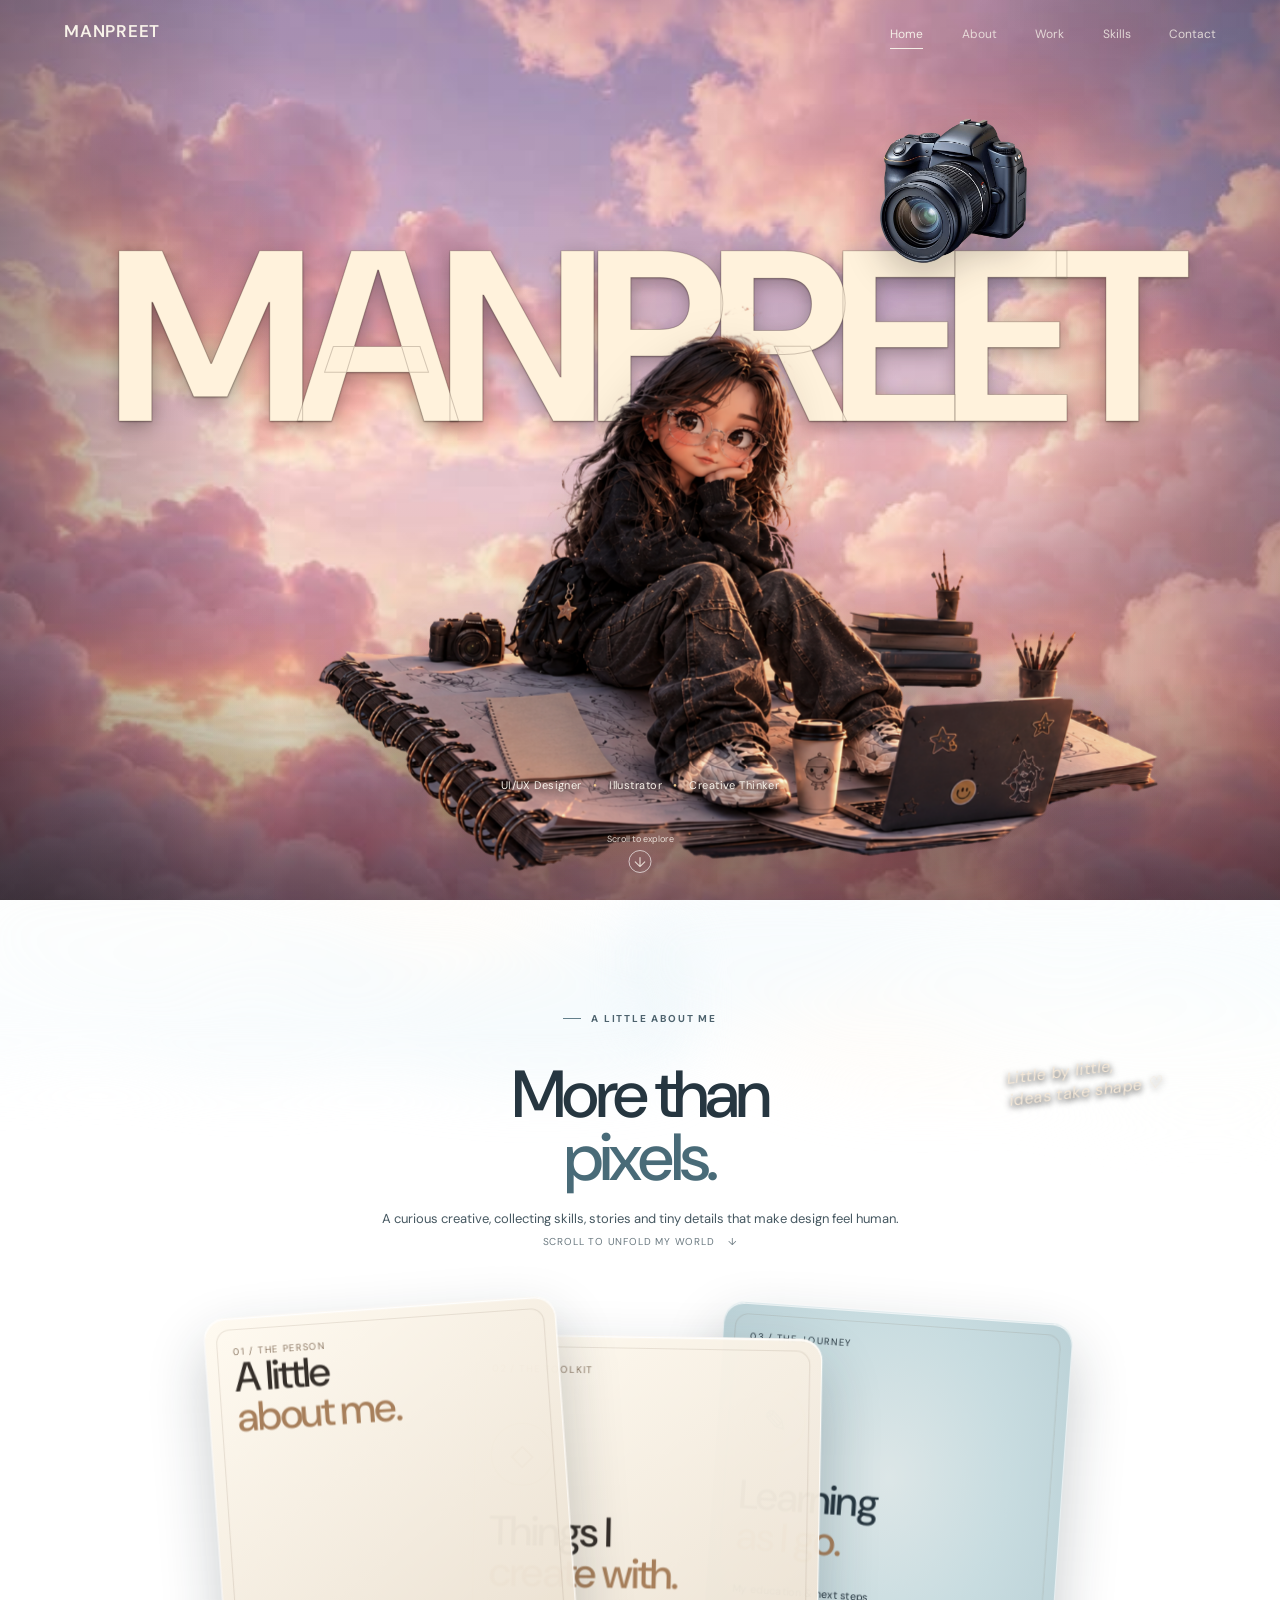
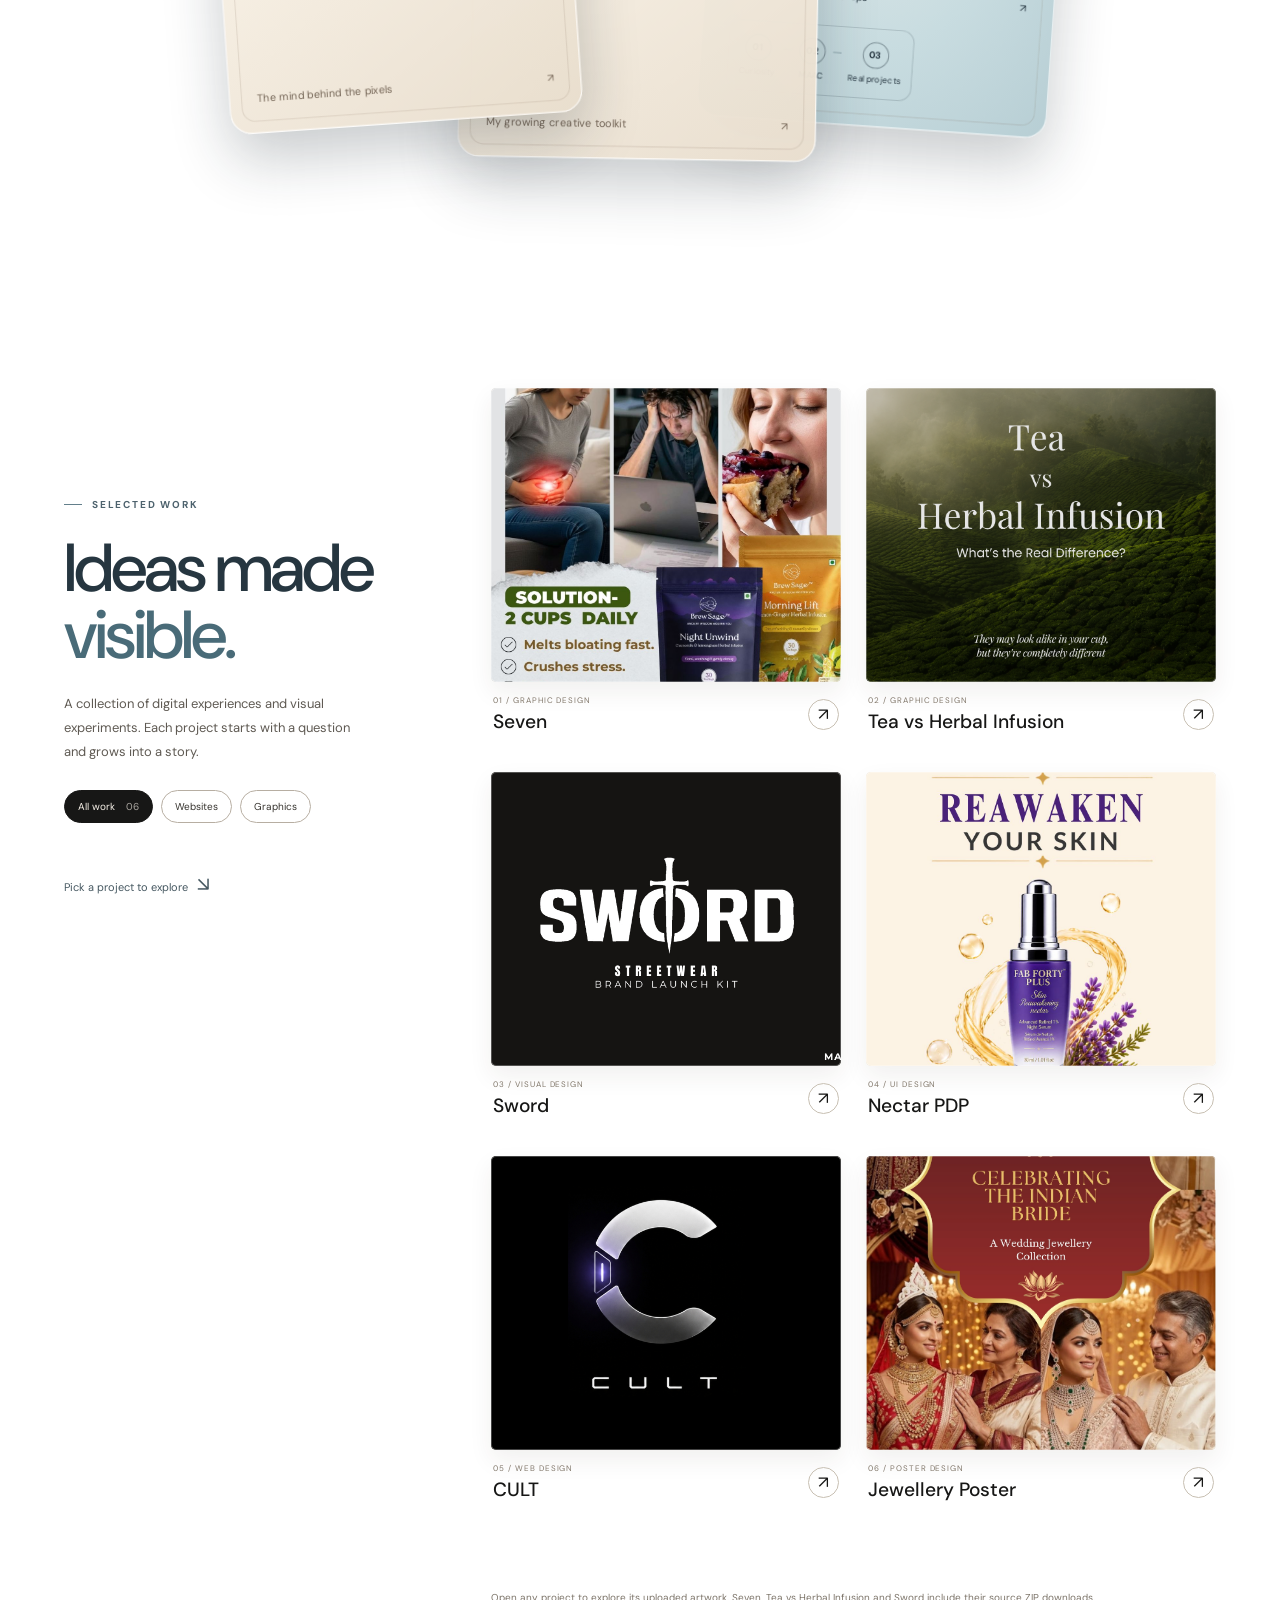
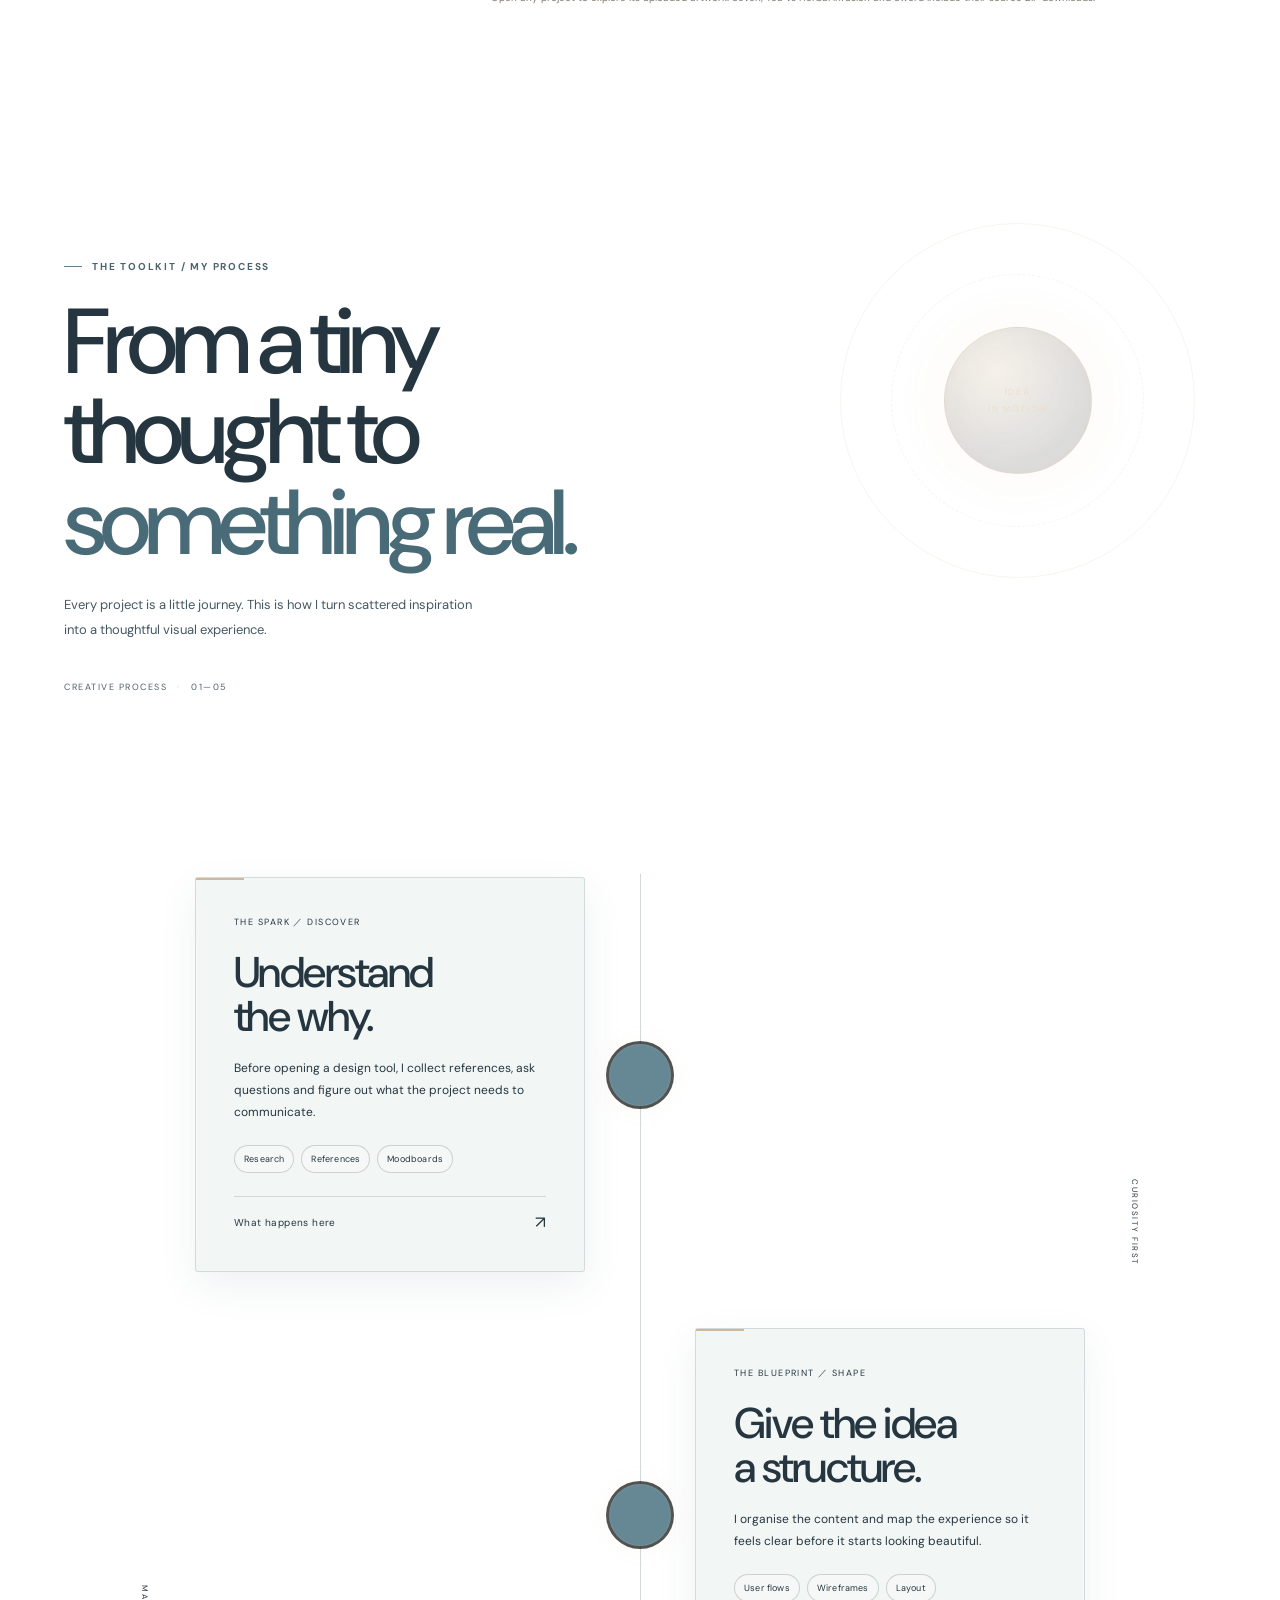
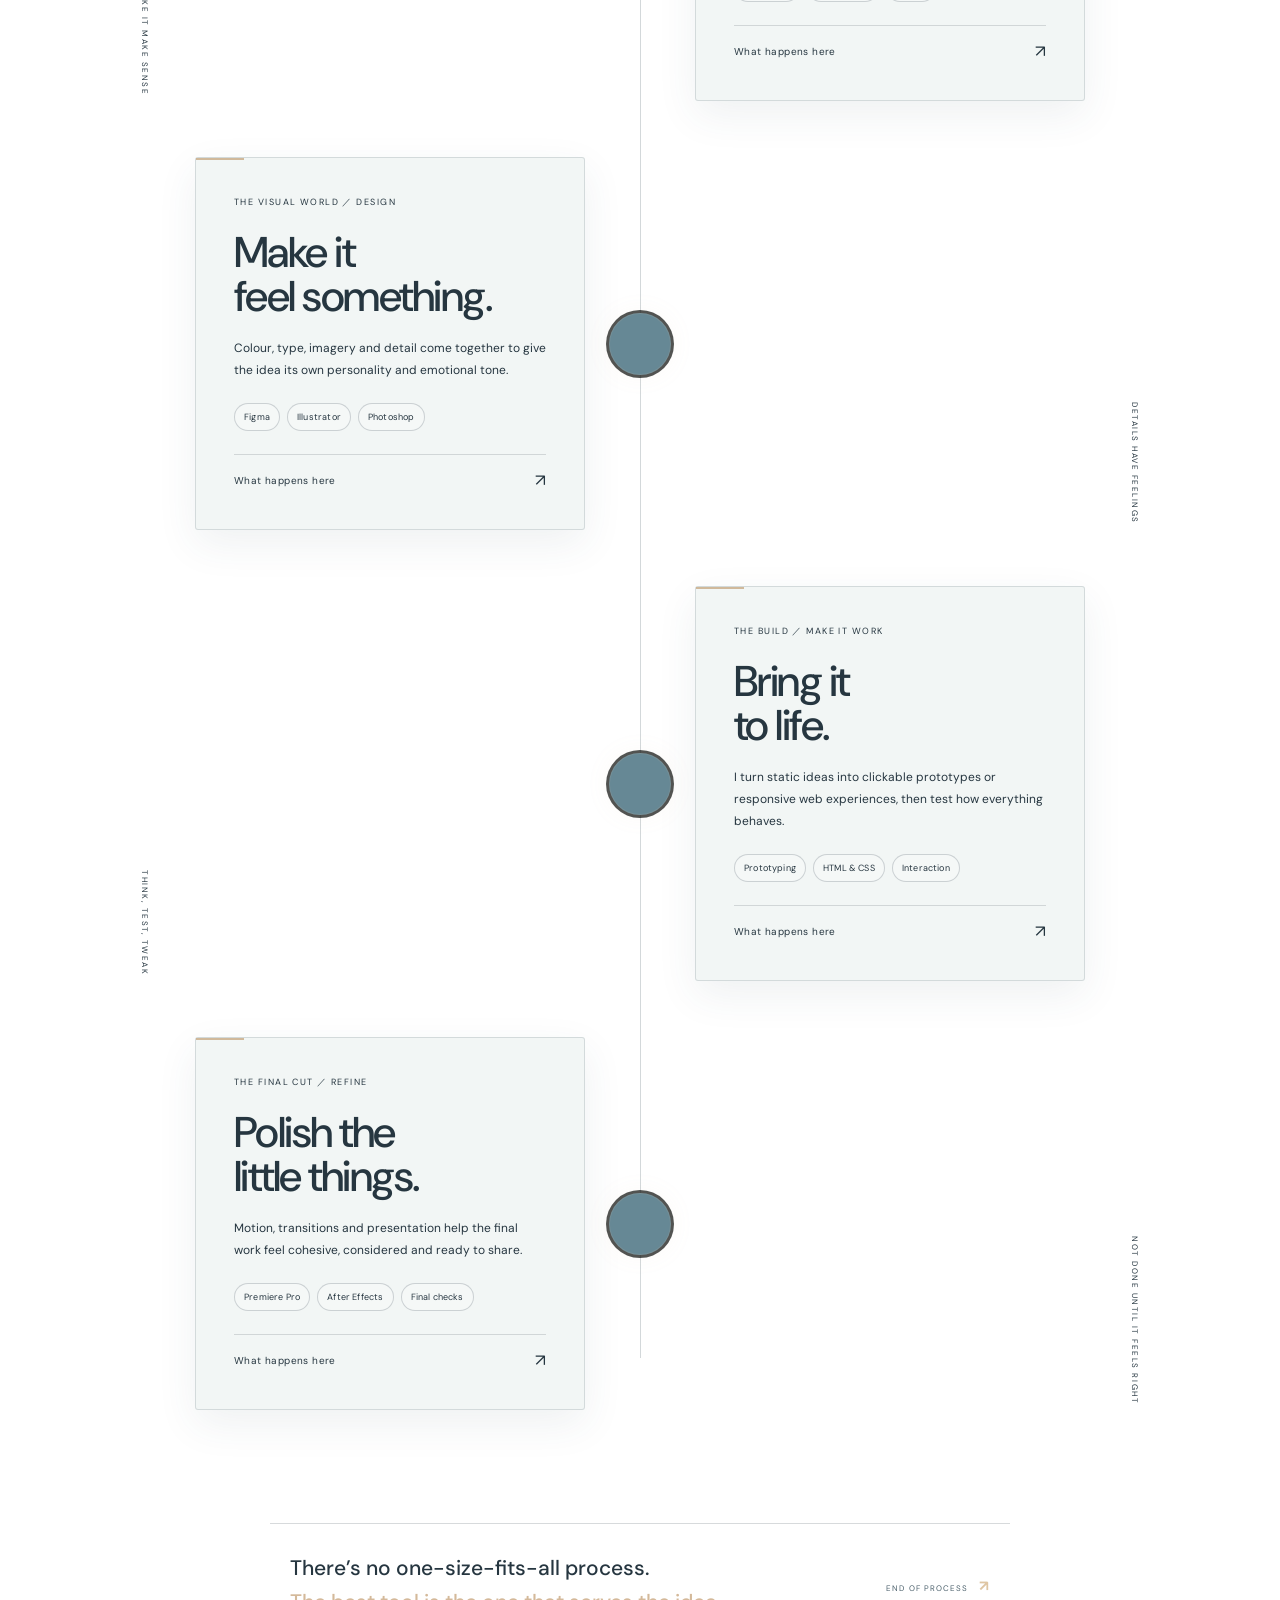
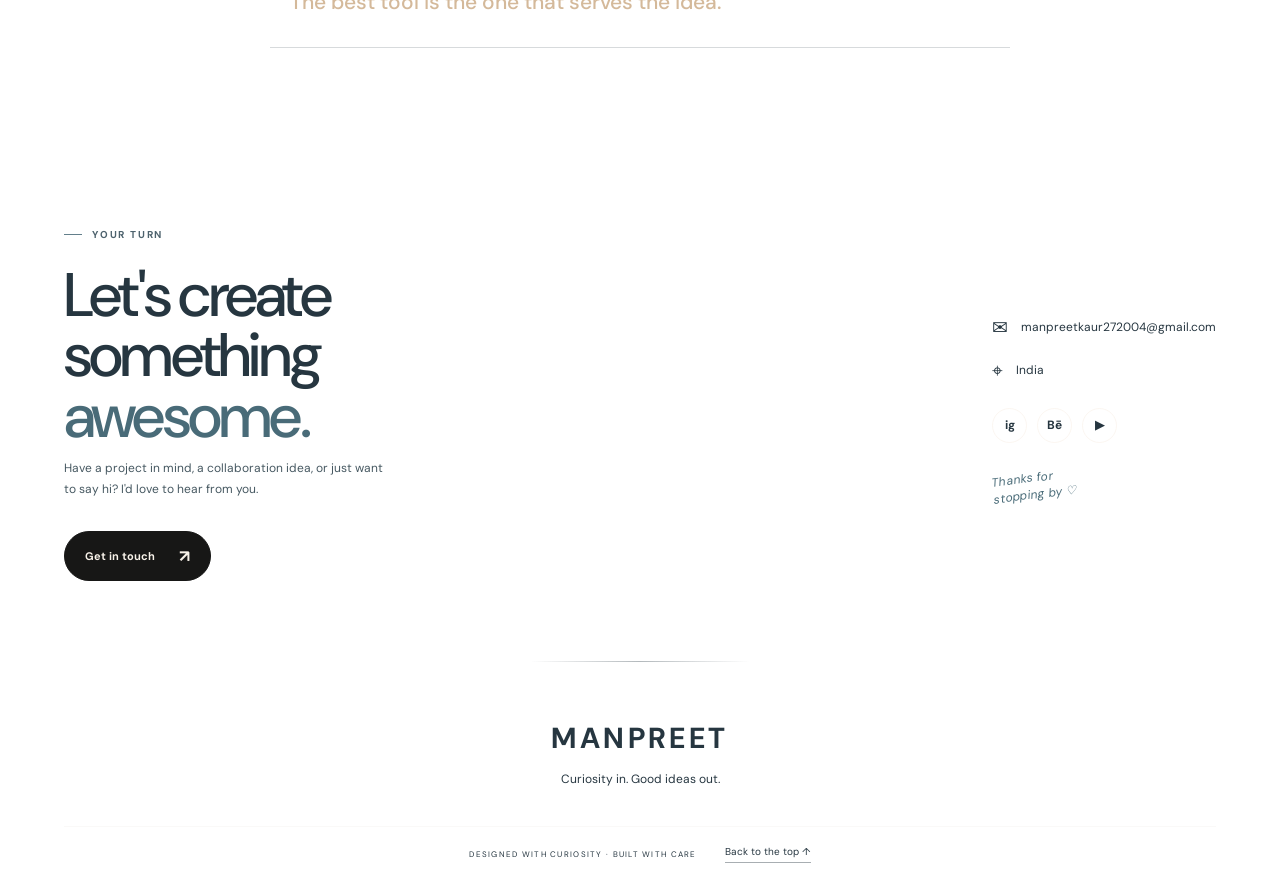
<file: index.html>
<!DOCTYPE html>
<html lang="en">
<head>
  <meta charset="UTF-8">
  <meta name="viewport" content="width=device-width, initial-scale=1.0">
  <meta name="theme-color" content="#171716">
  <meta name="description" content="Manpreet's design portfolio: thoughtful digital experiences, illustration and visual stories.">
  <title>Manpreet | Portfolio</title>
  <link rel="preconnect" href="https://fonts.googleapis.com">
  <link rel="preconnect" href="https://fonts.gstatic.com" crossorigin>
  <link href="https://fonts.googleapis.com/css2?family=DM+Sans:wght@400;500;600;700&display=swap" rel="stylesheet">
  <link rel="stylesheet" href="style.css">
  <script src="script.js" defer></script>
</head>
<body>
  <!-- Small, fixed navigation. Links point to sections on this same page. -->
  <header class="site-header">
    <a class="brand" href="#home" aria-label="Manpreet, back to home">
      <span class="brand-name">MANPREET</span>
    </a>
    <button class="menu-toggle" aria-label="Open navigation" aria-expanded="false" aria-controls="main-nav">
      <span></span><span></span>
    </button>
    <nav class="main-nav" id="main-nav" aria-label="Main navigation">
      <a class="nav-link is-active" href="#home">Home</a>
      <a class="nav-link" href="#about">About</a>
      <a class="nav-link" href="#work">Work</a>
      <a class="nav-link" href="#skills">Skills</a>
      <a class="nav-link" href="#contact">Contact</a>
    </nav>
  </header>

  <main>
    <!-- HERO: the supplied artwork is the main scene; transparent PNGs move as separate layers. -->
    <section class="hero" id="home" aria-labelledby="hero-title">
      <!-- Background scenery stays behind the separate foreground artwork. -->
      <div class="hero-sky" data-depth="0.08" aria-hidden="true"></div>
      <div class="hero-glow" data-depth="0.13" aria-hidden="true"></div>
      <div class="hero-vignette" aria-hidden="true"></div>

      <!-- Oversized name sits behind the foreground artwork, like the original hero concept. -->
      <h1 class="hero-title" id="hero-title">MANPREET</h1>

      <!-- Main centerpiece: the uploaded PNG already combines the notebook objects and character. -->
      <img class="hero-main-art" src="assets/chararcter.png" alt="Manpreet's character with her creative notebook and design objects" data-depth="0.28">

      <!-- The camera floats separately above the main artwork. -->
      <img class="hero-camera" src="assets/camera.png" alt="" data-depth="0.42" aria-hidden="true">
      <div class="hero-caption">UI/UX Designer <i>•</i> Illustrator <i>•</i> Creative Thinker</div>
      <a class="scroll-cue" href="#about"><span>Scroll to explore</span><b aria-hidden="true">↓</b></a>
    </section>

    <!-- ABOUT: clouds connect the hero to the interactive profile-card world. -->
    <section class="about section-dark" id="about" aria-labelledby="about-title">
      <div class="about-photo" data-depth="0.08" role="img" aria-label="Dreamy sky and clouds"></div>
      <div class="about-shade" aria-hidden="true"></div>
      <div class="cloud-transition" aria-hidden="true"></div>
      <div class="about-intro reveal">
        <p class="eyebrow"><span></span> A LITTLE ABOUT ME</p>
        <h2 id="about-title">More than<br><em>pixels.</em></h2>
        <p>A curious creative, collecting skills, stories and tiny details that make design feel human.</p>
        <p class="about-scroll-hint">Scroll to unfold my world <span aria-hidden="true">↓</span></p>
      </div>
      <div class="identity-deck" aria-label="Manpreet profile cards">
        <button class="identity-card card-about" type="button" aria-expanded="false" aria-controls="details-about">
          <span class="card-index">01 / THE PERSON</span>
          <span class="card-title">A little<br><em>about me.</em></span><span class="card-teaser">The mind behind the pixels <span aria-hidden="true">↗</span></span>
          <span class="card-detail" id="details-about" hidden><span class="detail-label">HELLO, I’M MANPREET</span><span class="detail-copy">I’m a creative student exploring the meeting point of design, technology and emotion. I love thoughtful visuals, playful ideas and details that make an experience memorable.</span><span class="detail-foot">Curious by nature. Always learning.</span></span>
        </button>
        <button class="identity-card card-skills" type="button" aria-expanded="false" aria-controls="details-skills">
          <span class="card-index">02 / THE TOOLKIT</span><span class="card-symbol" aria-hidden="true">◇</span>
          <span class="card-title">Things I<br><em>create with.</em></span><span class="card-teaser">My growing creative toolkit <span aria-hidden="true">↗</span></span>
          <span class="card-detail" id="details-skills" hidden><span class="detail-label">SKILLS I’M BUILDING</span><span class="skill-chips"><span>UI/UX</span><span>Figma</span><span>Illustrator</span><span>Photoshop</span><span>Graphic Design</span><span>Web Design</span><span>HTML &amp; CSS</span><span>Motion Basics</span><span>Content Creation</span></span><span class="detail-foot">A toolkit in progress, not a finished list.</span></span>
        </button>
        <button class="identity-card card-education" type="button" aria-expanded="false" aria-controls="details-education">
          <span class="card-index">03 / THE JOURNEY</span><span class="card-symbol" aria-hidden="true">✎</span>
          <span class="card-title">Learning<br><em>as I go.</em></span><span class="card-teaser">My education &amp; next steps <span aria-hidden="true">↗</span></span>
          <span class="journey-preview" aria-hidden="true"><span class="journey-preview-step"><b>01</b><span>Curiosity</span></span><span class="journey-preview-line"></span><span class="journey-preview-step"><b>02</b><span>MAAC</span></span><span class="journey-preview-line"></span><span class="journey-preview-step"><b>03</b><span>Real projects</span></span></span>
          <span class="card-detail journey-detail" id="details-education" hidden><span class="detail-label">STILL IN THE MAKING</span><span class="journey-milestones"><span class="journey-milestone"><span class="journey-dot">01</span><span class="journey-stage"><strong>Curiosity</strong><small>Collecting references, noticing details, asking better questions.</small></span></span><span class="journey-milestone"><span class="journey-dot">02</span><span class="journey-stage"><strong>Learning at MAAC</strong><small>Building foundations in Content Creation, visual design and digital media.</small></span></span><span class="journey-milestone"><span class="journey-dot">03</span><span class="journey-stage"><strong>Making things real</strong><small>Turning what I learn into website concepts, interfaces and visual experiments.</small></span></span></span><span class="detail-foot">Next up: deeper interaction design, web experiences and motion.</span></span>
        </button>
      </div>
      <p class="about-note hand-note" aria-hidden="true">Little by little,<br>ideas take shape ♡</p>
    </section>

    <!-- WORK: the central, most interactive section. Replace each image with your work. -->
    <section class="work section-paper" id="work" aria-labelledby="work-title">
      <div class="work-intro reveal">
        <p class="eyebrow"><span></span> SELECTED WORK</p>
        <h2 id="work-title">Ideas made<br><em>visible.</em></h2>
        <p>A collection of digital experiences and visual experiments. Each project starts with a question and grows into a story.</p>
        <div class="work-controls" role="group" aria-label="Filter projects">
          <button class="filter-button is-selected" type="button" data-filter="all" aria-pressed="true">All work <span>06</span></button>
          <button class="filter-button" type="button" data-filter="web" aria-pressed="false">Websites</button>
          <button class="filter-button" type="button" data-filter="graphic" aria-pressed="false">Graphics</button>
        </div>
        <p class="drag-hint">Pick a project to explore <span aria-hidden="true">↘</span></p>
      </div>

      <div class="project-grid">
        <a class="project-card project-three reveal" href="project.html?work=seven" data-category="graphic" aria-label="Open the Seven graphic project.">
          <div class="project-art project-image-art"><img src="assets/Seven%20(1)/6.jpg" alt="Seven graphic design artwork" loading="lazy"></div>
          <div class="project-meta"><div><span class="project-number">01 / GRAPHIC DESIGN</span><h3>Seven</h3></div><span class="project-arrow" aria-hidden="true">↗</span></div>
        </a>

        <a class="project-card project-four reveal" href="project.html?work=tea" data-category="graphic" aria-label="Open the Tea vs Herbal Infusion graphic project.">
          <div class="project-art project-image-art"><img src="assets/Tea%20vs%20Herbal%20Infusion/2.png" alt="Tea vs Herbal Infusion artwork" loading="lazy"></div>
          <div class="project-meta"><div><span class="project-number">02 / GRAPHIC DESIGN</span><h3>Tea vs Herbal Infusion</h3></div><span class="project-arrow" aria-hidden="true">↗</span></div>
        </a>

        <a class="project-card project-six reveal" href="project.html?work=sword" data-category="graphic" aria-label="Open the Sword visual project.">
          <div class="project-art project-image-art"><img src="assets/sword/1.jpg" alt="Sword visual design artwork" loading="lazy"></div>
          <div class="project-meta"><div><span class="project-number">03 / VISUAL DESIGN</span><h3>Sword</h3></div><span class="project-arrow" aria-hidden="true">↗</span></div>
        </a>

        <a class="project-card reveal" href="project.html?work=nectar" data-category="web" aria-label="Open the Nectar PDP project.">
          <div class="project-art project-image-art"><img src="assets/nectar%20pdp/1.jpg" alt="Nectar product detail page design" loading="lazy"></div>
          <div class="project-meta"><div><span class="project-number">04 / UI DESIGN</span><h3>Nectar PDP</h3></div><span class="project-arrow" aria-hidden="true">↗</span></div>
        </a>


        <a class="project-card reveal" href="project.html?work=cult" data-category="graphic" data-project="cult" aria-label="Open the CULT digital product website project.">
          <div class="project-art project-image-art"><img src="assets/cult/1.jpg" alt="CULT digital product website cover" loading="lazy"></div>
          <div class="project-meta"><div><span class="project-number">05 / WEB DESIGN</span><h3>CULT</h3></div><span class="project-arrow" aria-hidden="true">↗</span></div>
        </a>

        <a class="project-card reveal" href="project.html?work=jewellery" data-category="graphic" aria-label="Open the Jewellery Poster project.">
          <div class="project-art project-image-art"><img src="assets/jewellery%20poster.jpg" alt="Jewellery poster design" loading="lazy"></div>
          <div class="project-meta"><div><span class="project-number">06 / POSTER DESIGN</span><h3>Jewellery Poster</h3></div><span class="project-arrow" aria-hidden="true">↗</span></div>
        </a>
      </div>
      <p class="work-footnote">Open any project to explore its uploaded artwork. Seven, Tea vs Herbal Infusion and Sword include their source ZIP downloads.</p>
    </section>

    <!-- TOOLKIT: a cinematic, step-by-step view of my creative workflow. -->
    <section class="skills workflow section-dark" id="skills" aria-labelledby="skills-title">
      <div class="skills-background workflow-background" data-depth="0.08" aria-hidden="true"></div>
      <div class="skills-overlay workflow-overlay" aria-hidden="true"></div>
      <div class="workflow-grain" aria-hidden="true"></div>

      <div class="workflow-heading reveal">
        <p class="eyebrow"><span></span> THE TOOLKIT / MY PROCESS</p>
        <h2 id="skills-title">From a tiny<br>thought to <em>something real.</em></h2>
        <p>Every project is a little journey. This is how I turn scattered inspiration into a thoughtful visual experience.</p>
        <span class="workflow-coordinate">CREATIVE PROCESS <i>·</i> 01—05</span>
      </div>

      <div class="workflow-orbit" aria-hidden="true">
        <span class="orbit orbit-one"></span><span class="orbit orbit-two"></span>
        <span class="orbit-core">IDEA<br>IN MOTION</span>
        
      </div>

      <div class="workflow-steps" aria-label="My creative workflow">
        <article class="workflow-step reveal">
          <div class="workflow-marker"><span>01</span><i></i></div>
          <div class="workflow-card">
            <p class="workflow-kicker">THE SPARK <span>／ DISCOVER</span></p>
            <h3>Understand<br><em>the why.</em></h3>
            <p>Before opening a design tool, I collect references, ask questions and figure out what the project needs to communicate.</p>
            <div class="workflow-tags"><span>Research</span><span>References</span><span>Moodboards</span></div>
            <details class="workflow-more">
              <summary>What happens here <span aria-hidden="true">↗</span></summary>
              <p>Gather inspiration, define the audience, note the problem and build a visual direction before committing to an idea.</p>
            </details>
          </div>
          <span class="workflow-side-note">CURIOSITY FIRST</span>
        </article>

        <article class="workflow-step workflow-step-right reveal">
          <div class="workflow-marker"><span>02</span><i></i></div>
          <div class="workflow-card">
            <p class="workflow-kicker">THE BLUEPRINT <span>／ SHAPE</span></p>
            <h3>Give the idea<br><em>a structure.</em></h3>
            <p>I organise the content and map the experience so it feels clear before it starts looking beautiful.</p>
            <div class="workflow-tags"><span>User flows</span><span>Wireframes</span><span>Layout</span></div>
            <details class="workflow-more">
              <summary>What happens here <span aria-hidden="true">↗</span></summary>
              <p>Sketch the hierarchy, explore different compositions and make sure each screen or visual has a purpose.</p>
            </details>
          </div>
          <span class="workflow-side-note">MAKE IT MAKE SENSE</span>
        </article>

        <article class="workflow-step reveal">
          <div class="workflow-marker"><span>03</span><i></i></div>
          <div class="workflow-card">
            <p class="workflow-kicker">THE VISUAL WORLD <span>／ DESIGN</span></p>
            <h3>Make it<br><em>feel something.</em></h3>
            <p>Colour, type, imagery and detail come together to give the idea its own personality and emotional tone.</p>
            <div class="workflow-tags"><span>Figma</span><span>Illustrator</span><span>Photoshop</span></div>
            <details class="workflow-more">
              <summary>What happens here <span aria-hidden="true">↗</span></summary>
              <p>Build the visual language, test contrast and consistency, and refine the details that make the work feel intentional.</p>
            </details>
          </div>
          <span class="workflow-side-note">DETAILS HAVE FEELINGS</span>
        </article>

        <article class="workflow-step workflow-step-right reveal">
          <div class="workflow-marker"><span>04</span><i></i></div>
          <div class="workflow-card">
            <p class="workflow-kicker">THE BUILD <span>／ MAKE IT WORK</span></p>
            <h3>Bring it<br><em>to life.</em></h3>
            <p>I turn static ideas into clickable prototypes or responsive web experiences, then test how everything behaves.</p>
            <div class="workflow-tags"><span>Prototyping</span><span>HTML &amp; CSS</span><span>Interaction</span></div>
            <details class="workflow-more">
              <summary>What happens here <span aria-hidden="true">↗</span></summary>
              <p>Connect screens, build layouts, check responsive behaviour and make the experience feel natural to use.</p>
            </details>
          </div>
          <span class="workflow-side-note">THINK, TEST, TWEAK</span>
        </article>

        <article class="workflow-step reveal">
          <div class="workflow-marker"><span>05</span><i></i></div>
          <div class="workflow-card">
            <p class="workflow-kicker">THE FINAL CUT <span>／ REFINE</span></p>
            <h3>Polish the<br><em>little things.</em></h3>
            <p>Motion, transitions and presentation help the final work feel cohesive, considered and ready to share.</p>
            <div class="workflow-tags"><span>Premiere Pro</span><span>After Effects</span><span>Final checks</span></div>
            <details class="workflow-more">
              <summary>What happens here <span aria-hidden="true">↗</span></summary>
              <p>Review the whole experience, fix rough edges, refine timing and prepare the final project for its audience.</p>
            </details>
          </div>
          <span class="workflow-side-note">NOT DONE UNTIL IT FEELS RIGHT</span>
        </article>
      </div>

      <div class="workflow-footer reveal">
        
        <p>There’s no one-size-fits-all process.<br><em>The best tool is the one that serves the idea.</em></p>
        <span class="workflow-footer-index">END OF PROCESS <b>↗</b></span>
      </div>
    </section>

    <!-- CONTACT -->
    <section class="contact section-paper" id="contact" aria-labelledby="contact-title">
      <div class="contact-scenery" aria-hidden="true"></div>
      <div class="contact-copy reveal">
        <p class="eyebrow"><span></span> YOUR TURN</p>
        <h2 id="contact-title">Let's create<br>something <em>awesome.</em></h2>
        <p>Have a project in mind, a collaboration idea, or just want to say hi? I'd love to hear from you.</p>
        <a class="pill-link pill-dark" href="mailto:manpreetkaur272004@gmail.com">Get in touch <span aria-hidden="true">↗</span></a>
      </div>
      <div class="contact-details reveal">
        <a href="mailto:manpreetkaur272004@gmail.com"><span aria-hidden="true">✉</span> manpreetkaur272004@gmail.com</a>
        <p><span aria-hidden="true">⌖</span> India</p>
        <div class="social-links" aria-label="Social links">
          <a href="https://www.instagram.com/" target="_blank" rel="noreferrer" aria-label="Instagram">ig</a>
          <a href="https://www.behance.net/" target="_blank" rel="noreferrer" aria-label="Behance">Bē</a>
          <a href="https://www.youtube.com/" target="_blank" rel="noreferrer" aria-label="YouTube">▶</a>
        </div>
        <p class="hand-note thanks-note">Thanks for<br>stopping by ♡</p>
      </div>
    </section>
  </main>

  <footer class="site-footer">
    <a class="footer-brand" href="#home">MANPREET</a>
    <p>Curiosity in. Good ideas out.</p>
    <div class="footer-bottom">
      <span class="footer-note">DESIGNED WITH CURIOSITY · BUILT WITH CARE</span>
      <a class="back-top" href="#home">Back to the top <span aria-hidden="true">↑</span></a>
    </div>
  </footer>
</body>
</html>
</file>
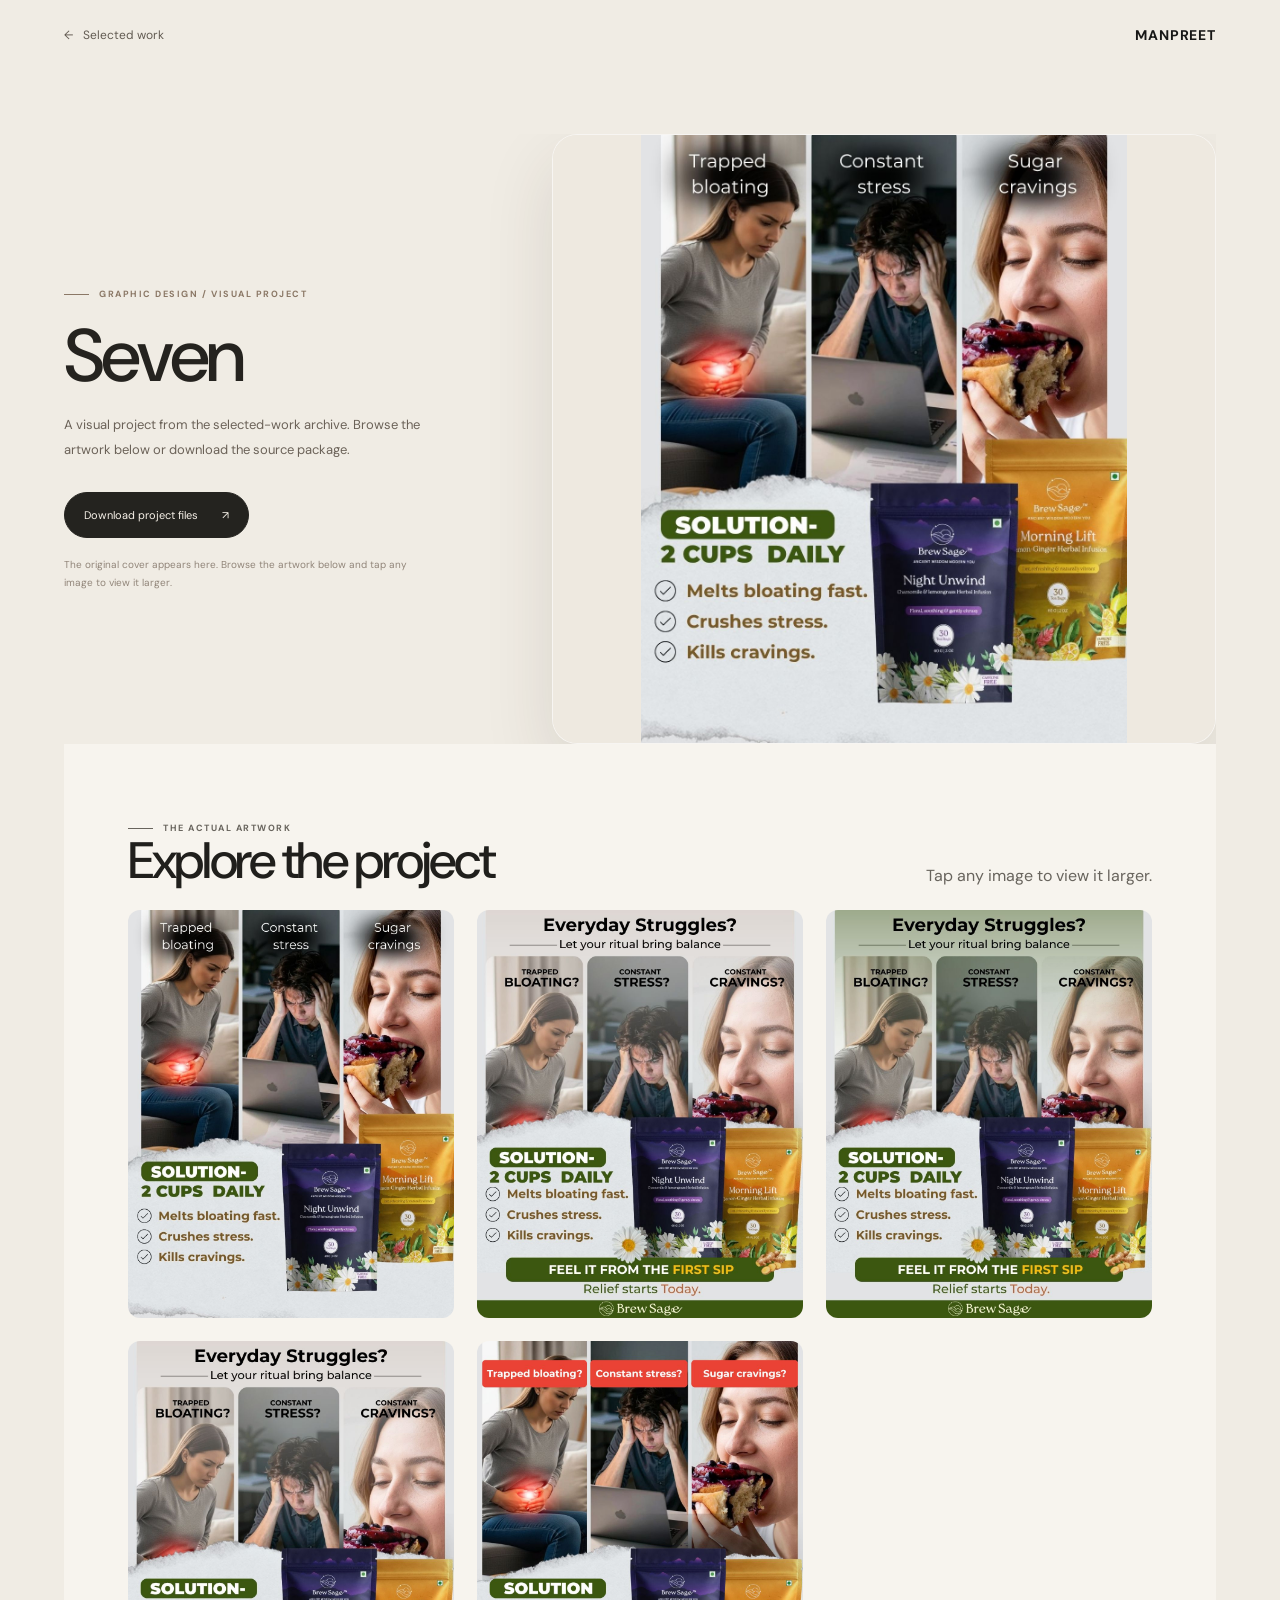
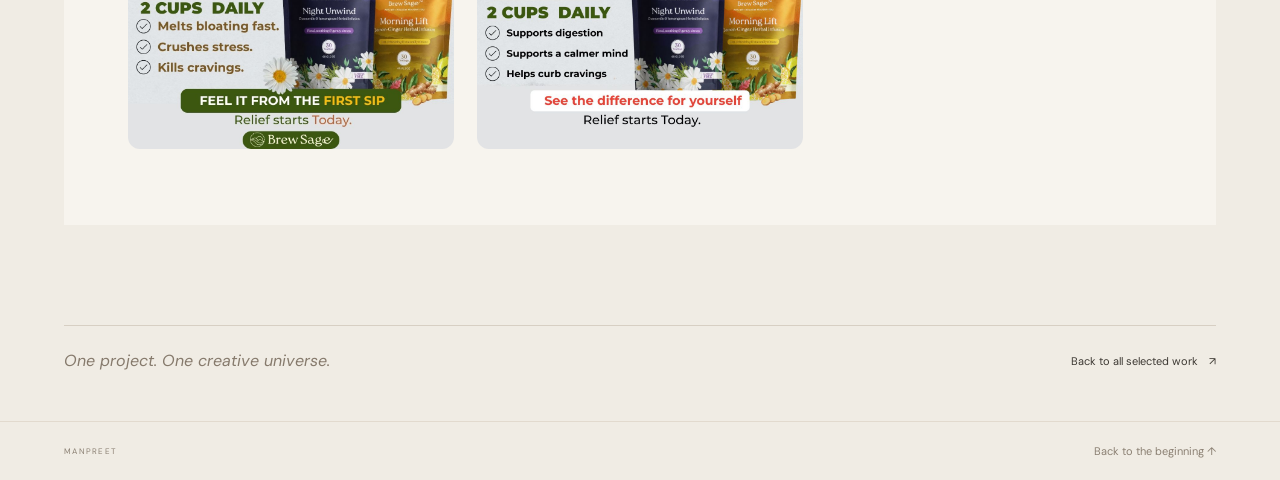
<file: project.html>
<!DOCTYPE html>
<html lang="en">
<head>
  <meta charset="UTF-8">
  <meta name="viewport" content="width=device-width, initial-scale=1.0">
  <meta name="theme-color" content="#f0ece4">
  <meta name="description" content="A selected graphic-design project from Manpreet's portfolio.">
  <title>Project | Manpreet</title>
  <link rel="preconnect" href="https://fonts.googleapis.com">
  <link rel="preconnect" href="https://fonts.gstatic.com" crossorigin>
  <link href="https://fonts.googleapis.com/css2?family=DM+Sans:wght@400;500;600;700&display=swap" rel="stylesheet">
  <link rel="stylesheet" href="style.css">
  <style>
    .project-gallery { padding: clamp(2rem, 6vw, 5rem) clamp(1rem, 5vw, 5rem); background: #f7f4ee; }
    .project-gallery-heading { max-width: 1200px; margin: 0 auto 1.5rem; display:flex; align-items:end; justify-content:space-between; gap:1rem; }
    .project-gallery-heading h2 { margin:0; font-size:clamp(1.8rem,4vw,3.5rem); }
    .project-gallery-heading p { margin:0; color:#68645d; }
    .project-gallery-grid { max-width:1200px; margin:auto; display:grid; grid-template-columns:repeat(2,minmax(0,1fr)); gap:clamp(.7rem,2vw,1.4rem); }
    .project-gallery-item { display:block; overflow:hidden; border-radius:12px; background:#e8e2d8; }
    .project-gallery-item img { display:block; width:100%; height:auto; transition:transform .35s ease; }
    .project-gallery-item:hover img { transform:scale(1.025); }
    .project-gallery-item:focus-visible { outline:3px solid #8e5947; outline-offset:4px; }
    @media(min-width:850px) { .project-gallery-grid { grid-template-columns:repeat(3,minmax(0,1fr)); } }
    @media(max-width:520px) { .project-gallery-grid { grid-template-columns:1fr; } .project-gallery-heading { align-items:start; flex-direction:column; } }
  </style>
  <script src="project.js" defer></script>
</head>
<body class="project-page-body">
  <header class="project-page-header">
    <a class="project-back-link" href="index.html#work"><span aria-hidden="true">←</span> Selected work</a>
    <a class="project-page-brand" href="index.html#home">MANPREET</a>
  </header>

  <main class="project-detail-main">
    <section class="project-detail-intro" aria-labelledby="project-title">
      <div class="project-detail-copy">
        <p class="project-detail-eyebrow" id="project-category">GRAPHIC DESIGN / PROJECT ARCHIVE</p>
        <h1 id="project-title">Seven</h1>
        <p class="project-detail-description" id="project-description">A visual project from the selected-work archive.</p>
        <a class="project-download-link" id="project-download" href="assets/Seven%20(1).zip" download>
          Download project files <span aria-hidden="true">↗</span>
        </a>
        <a class="project-download-link" id="project-live-link" href="#" target="_blank" rel="noreferrer" hidden>Visit live website <span aria-hidden="true">↗</span></a>
        <p class="project-archive-note">The original cover appears here. Browse the artwork below and tap any image to view it larger.</p>
      </div>

      <div class="project-preview" id="project-preview" aria-label="Project cover image">
        <img class="project-cover-image" id="project-cover" src="assets/Seven%20(1)/6.jpg" alt="Seven project cover page">
      </div>
    </section>

    <section class="project-gallery" aria-labelledby="project-gallery-title">
      <div class="project-gallery-heading">
        <div>
          <p class="project-detail-eyebrow">THE ACTUAL ARTWORK</p>
          <h2 id="project-gallery-title">Explore the project</h2>
        </div>
        <p>Tap any image to view it larger.</p>
      </div>
      <div class="project-gallery-grid" id="project-gallery-grid"></div>
    </section>

    <section class="project-detail-bottom" aria-label="More portfolio projects">
      <p>One project. One creative universe.</p>
      <a href="index.html#work">Back to all selected work <span aria-hidden="true">↗</span></a>
    </section>
  </main>

  <footer class="project-page-footer">
    <span>MANPREET</span>
    <a href="index.html#home">Back to the beginning ↑</a>
  </footer>
</body>
</html>
</file>
<file: style.css>
/* ==========================================================
   MANPREET PORTFOLIO
   This stylesheet is intentionally organised by page section.
   Change the colour variables below to restyle the whole site.
   ========================================================== */

:root {
  --ink: #171716;
  --ink-soft: #232321;
  --paper: #f0ece4;
  --paper-deep: #dfd5c7;
  --cream: #f8f2e9;
  --muted: #b8b0a5;
  --orange: #d99a69;
  --blue: #a9dce0;
  --serif: "DM Sans", Arial, sans-serif;
  --sans: "DM Sans", Arial, sans-serif;
  --page-pad: clamp(22px, 5vw, 76px);
  --header-height: 82px;
}

* { box-sizing: border-box; }
html { scroll-behavior: smooth; scroll-padding-top: 86px; }
body { margin: 0; background: var(--ink); color: var(--cream); font-family: var(--sans); }
body.menu-open { overflow: hidden; }
a { color: inherit; text-decoration: none; }
button { font: inherit; }
img { display: block; max-width: 100%; }
::selection { background: var(--orange); color: var(--ink); }

/* Navigation stays readable over the hero. */
.site-header {
  position: absolute; z-index: 20; top: 0; left: 0; width: 100%;
  min-height: var(--header-height); padding: 20px var(--page-pad);
  display: flex; align-items: flex-start; justify-content: space-between; gap: 30px;
}
.brand { display: inline-flex; flex-direction: column; gap: 3px; }
.brand-name { font-size: 17px; letter-spacing: .045em; font-weight: 600; }
.brand-subtitle { font-size: 11px; letter-spacing: .12em; color: #e1d7ca; }
.star { color: #e7cf79; font-family: var(--sans); }
.main-nav { display: flex; align-items: center; gap: clamp(18px, 3vw, 42px); }
.nav-link { position: relative; padding: 6px 0 10px; font-size: 12px; color: #f4eee7; opacity: .82; transition: opacity .2s; }
.nav-link::after { position: absolute; content: ""; height: 1px; background: currentColor; bottom: 3px; left: 0; width: 0; transition: width .25s; }
.nav-link:hover, .nav-link.is-active { opacity: 1; }
.nav-link:hover::after, .nav-link.is-active::after { width: 100%; }
.menu-toggle { display: none; }

/* HERO: layered gradients remain as a graceful fallback until photos are added. */
.hero {
  position: relative; min-height: min(850px, 100svh); min-height: max(650px, 100svh);
  overflow: hidden; isolation: isolate; background: #554d49;
  display: grid; place-items: center;
}
.hero-sky, .hero-glow, .hero-city, .hero-vignette, .hero-leaves,
.about-photo, .about-shade, .skills-background, .skills-overlay, .contact-scenery {
  position: absolute; inset: 0; pointer-events: none;
}
.hero-sky {
  z-index: -5; background:
    linear-gradient(180deg, rgba(20,20,20,.08), transparent 48%, rgba(20,18,17,.12)),
    url("assets/bg.jfif") center center / cover no-repeat,
    linear-gradient(135deg, #59616a 0%, #b18a78 46%, #e9ae7e 72%, #383c40 100%);
  transform: scale(1.04);
}
.hero-glow {
  z-index: -4; background: radial-gradient(ellipse at 78% 55%, rgba(255,193,124,.48), transparent 32%),
    linear-gradient(180deg, transparent 55%, rgba(18,18,17,.24));
  mix-blend-mode: screen;
}
.hero-city { display: none; }
.hero-vignette { z-index: -1; background: linear-gradient(90deg, rgba(17,18,17,.35), transparent 22%, transparent 76%, rgba(17,18,17,.22)), linear-gradient(0deg, rgba(17,17,16,.4), transparent 25%); }
/* Main hero PNG: notebook + character stay together as the visual centerpiece. */
.hero-main-art {
  position: absolute; z-index: 2; pointer-events: none;
  width: min(92vw, 1240px); max-height: 92%; height: auto;
  object-fit: contain; object-position: center bottom;
  left: 50%; bottom: 0; transform: translateX(-50%) scale(.88); transform-origin: center bottom;
  filter: drop-shadow(0 22px 26px rgba(20,16,12,.2));
  animation: artwork-rise 1.5s cubic-bezier(.16,1,.3,1) .12s both;
}
.hero-camera {
  position: absolute; z-index: 3; pointer-events: none;
  width: clamp(95px, 13vw, 175px); height: auto; object-fit: contain;
  left: 68%; top: 12%;
  filter: drop-shadow(0 14px 18px rgba(20,16,12,.24));
  animation: camera-rise 1.35s cubic-bezier(.16,1,.3,1) .32s both;
}

/* Hero entrance: name descends from above while the artwork rises from below. */
@keyframes name-drop {
  from { opacity: 0; transform: translate(-50%, -115vh); }
  to { opacity: 1; transform: translate(-50%, -2%); }
}
@keyframes artwork-rise {
  from { opacity: .35; transform: translate(-50%, 115%) scale(1.08); }
  to { opacity: 1; transform: translate(-50%, 0) scale(.88); }
}
@keyframes camera-rise {
  from { opacity: .35; transform: translateY(115%); }
  to { opacity: 1; transform: translateY(0); }
}
@media (prefers-reduced-motion: reduce) {
  .hero-title, .hero-main-art, .hero-camera { animation: none !important; }
}

/* The main PNG already contains the character and typography. */
.hero .character-wrap, .hero .note-left, .hero .note-right,
.hero .hero-leaves, .hero .floating-frame { display: none; }

.hero-title {
  z-index: 1; position: absolute; top: 27%; left: 50%; width: max-content; max-width: none;
  margin: 0; transform: translate(-50%, -2%); color: #fff2dc;
  font: 700 clamp(100px, 19vw, 290px)/.82 var(--serif); letter-spacing: -.075em;
  white-space: nowrap; -webkit-text-stroke: 1px rgba(55,35,27,.22);
  text-shadow: 0 5px 18px rgba(28,20,17,.32), 0 1px 2px rgba(28,20,17,.35);
  pointer-events: none; animation: name-drop 1.25s cubic-bezier(.16,1,.3,1) both;
}
.character-wrap {
  position: absolute; z-index: 3; width: clamp(250px, 35vw, 510px); height: 75%;
  bottom: 0; left: 50%; transform: translateX(-50%); display: flex; justify-content: center; align-items: flex-end;
  pointer-events: none;
}
.hero-character { width: 100%; height: 100%; object-fit: contain; object-position: center bottom; filter: drop-shadow(0 22px 18px rgba(14,13,12,.34)); }
.character-placeholder {
  width: 235px; height: 360px; margin-bottom: 14px; border: 1px dashed rgba(255,255,255,.6);
  border-radius: 48% 48% 24px 24px; background: linear-gradient(145deg, rgba(20,20,20,.3), rgba(238,213,187,.18));
  display: flex; flex-direction: column; justify-content: center; align-items: center; gap: 8px; text-align: center;
  color: white; font-size: 12px; letter-spacing: .08em; backdrop-filter: blur(3px);
}
.character-placeholder[hidden] { display: none; }
.character-placeholder small { opacity: .7; font-size: 10px; letter-spacing: 0; }
.hand-note { font-family: var(--serif); font-style: italic; line-height: 1.4; letter-spacing: .025em; }
.note-left, .note-right { position: absolute; z-index: 4; top: 24%; margin: 0; font: italic 15px/1.35 var(--serif); text-align: center; color: #f5e6d8; transform: rotate(-8deg); text-shadow: 0 2px 8px #312b28; }
.note-left { left: 8%; } .note-right { right: 6%; top: 32%; transform: rotate(7deg); }
.note-left span, .note-right span { display: block; font-size: 22px; }
.hero-caption { position: absolute; z-index: 5; bottom: 12%; left: 50%; transform: translateX(-50%); width: max-content; max-width: 90%; font-size: 11px; letter-spacing: .04em; text-align: center; text-shadow: 0 2px 8px #161616; }
.hero-caption i { color: #edc78c; font-style: normal; padding: 0 8px; }
.scroll-cue { position: absolute; z-index: 5; bottom: 3%; left: 50%; transform: translateX(-50%); display: grid; justify-items: center; gap: 5px; font-size: 9px; opacity: .85; }
.scroll-cue b { display: grid; place-items: center; width: 23px; height: 23px; border: 1px solid rgba(255,255,255,.75); border-radius: 50%; font-size: 14px; font-weight: 400; animation: bob 1.7s ease-in-out infinite; }
.hero-leaves { z-index: -2; color: rgba(22,26,20,.65); font-size: 150px; filter: blur(2px); }
.hero-leaves-left { inset: -30px auto auto -35px; transform: rotate(24deg); }
.hero-leaves-right { inset: auto -20px 20px auto; font-size: 90px; }
.floating-frame { position: absolute; z-index: 2; width: 55px; height: 78px; border: 5px solid rgba(26,25,24,.8); background: linear-gradient(145deg, #b4a18c, #343638); box-shadow: 0 12px 25px #29232155; transform: rotate(7deg); }
.floating-frame span { display: grid; place-items: center; width: 100%; height: 100%; font-size: 25px; color: #f5d99b; }
.frame-one { top: 12%; left: 33%; } .frame-two { top: 22%; right: 15%; width: 36px; height: 50px; transform: rotate(14deg); }

/* Shared section styles. */
section:not(.hero) { position: relative; overflow: hidden; }
.section-dark { background: var(--ink); color: var(--cream); }
.section-paper { background: var(--paper); color: var(--ink); }
.eyebrow { display: flex; align-items: center; gap: 10px; margin: 0 0 24px; font-size: 10px; font-weight: 700; letter-spacing: .18em; }
.eyebrow span { display: inline-block; width: 18px; height: 1px; background: currentColor; }
h2 { margin: 0; font: 500 clamp(42px, 5vw, 76px)/.98 var(--serif); letter-spacing: -.045em; }
h2 em { font-weight: 500; }
.reveal { opacity: 0; transform: translateY(28px); transition: opacity .8s ease, transform .8s cubic-bezier(.2,.65,.25,1); }
.reveal.is-visible { opacity: 1; transform: translateY(0); }

/* ABOUT */
.about { min-height: 570px; display: flex; align-items: center; padding: 90px var(--page-pad); isolation: isolate; }
.about-photo {
  z-index: -2; left: 28%; background: url("assets/about-studio.jpg") center 44% / cover no-repeat,
  radial-gradient(ellipse at 60% 40%, #675448, #1b1b19 70%);
}
.about-shade { z-index: -1; background: linear-gradient(90deg, #171716 0%, rgba(23,23,22,.98) 22%, rgba(23,23,22,.7) 43%, rgba(23,23,22,.06) 75%), linear-gradient(0deg, rgba(12,12,12,.3), transparent); }
.about-copy { width: min(370px, 42%); position: relative; z-index: 2; }
.about-copy h2 { margin-bottom: 24px; }
.about-copy > p:not(.eyebrow) { color: #c8c0b6; font-size: 13px; line-height: 1.9; max-width: 330px; }
.pill-link { display: inline-flex; align-items: center; gap: 24px; margin-top: 18px; padding: 13px 20px; border: 1px solid rgba(255,255,255,.7); border-radius: 50px; font-size: 11px; font-weight: 700; transition: background .2s, color .2s, transform .2s; }
.pill-link:hover { background: var(--cream); color: var(--ink); transform: translateY(-2px); }
.pill-link span { font-size: 17px; }
.about-note { position: absolute; right: 9%; top: 16%; margin: 0; transform: rotate(-8deg); color: #e4d4c4; font-size: 16px; text-shadow: 0 2px 6px #111; }

/* WORK: project cards have layered art placeholders until real screenshots are supplied. */
.work { padding: clamp(75px, 9vw, 130px) var(--page-pad); display: grid; grid-template-columns: minmax(210px, .72fr) 1.55fr; gap: clamp(36px, 7vw, 100px); }
.work-intro { align-self: start; position: sticky; top: 110px; }
.work-intro h2 { font-size: clamp(44px, 5.3vw, 78px); margin-bottom: 24px; }
.work-intro > p:not(.eyebrow):not(.drag-hint) { max-width: 290px; font-size: 13px; line-height: 1.85; color: #5f5a53; }
.work-controls { display: flex; flex-wrap: wrap; gap: 8px; margin-top: 26px; }
.filter-button { padding: 9px 13px; border: 1px solid #b7aea2; border-radius: 30px; background: transparent; color: #37342f; font-size: 10px; cursor: pointer; transition: background .2s, color .2s; }
.filter-button:hover, .filter-button.is-selected { background: var(--ink); border-color: var(--ink); color: var(--cream); }
.filter-button span { padding-left: 8px; opacity: .65; }
.drag-hint { margin-top: 48px; font-size: 11px; color: #6d665e; }
.drag-hint span { font-size: 20px; padding-left: 6px; }
.project-grid { display: grid; grid-template-columns: repeat(2, minmax(0, 1fr)); gap: 28px 18px; align-content: start; }
.project-card { display: block; min-width: 0; transition: transform .35s cubic-bezier(.2,.7,.2,1); }
.project-card:hover { transform: translateY(-7px); }
.project-card[hidden] { display: none; }
.project-art { position: relative; height: clamp(180px, 23vw, 300px); overflow: hidden; border-radius: 5px; isolation: isolate; box-shadow: 0 10px 25px #33291b12; transition: box-shadow .3s; }
.project-card:hover .project-art { box-shadow: 0 18px 35px #33291b28; }
.project-art::after { content: ""; position: absolute; inset: 0; border: 1px solid #fff4; border-radius: inherit; pointer-events: none; }
.art-phone { background: url("assets/project-website-01.jpg") center / cover, linear-gradient(135deg, #263c32, #111d18); }
.mock-browser { position: absolute; inset: 12% 12% -5%; border: 1px solid #eee7d344; border-radius: 12px 12px 0 0; background: linear-gradient(145deg, #20342b, #111d18); box-shadow: 0 15px 30px #0a120d80; color: #f5e7d3; padding: 14px; overflow: hidden; transform: rotate(-3deg); }
.mock-browser > span { display: inline-block; width: 5px; height: 5px; border-radius: 50%; background: #d4c5a8; margin-right: 3px; opacity: .6; }
.mock-copy { position: relative; z-index: 1; margin-top: 22%; font: 600 clamp(20px, 2.4vw, 32px)/.96 var(--serif); }
.mock-orb { position: absolute; width: 145px; height: 145px; right: -25px; bottom: 4px; border-radius: 50%; background: radial-gradient(circle at 35% 30%, #a7ad6a, #4d6a3f 60%, #192b1e); }
.art-brand { background: url("assets/project-website-02.jpg") center / cover, linear-gradient(135deg, #d7b88d, #886342); }
.paper-stack { position: absolute; left: 13%; top: 12%; width: 48%; height: 76%; padding: 20px 14px; background: #e8d8bc; color: #57412c; box-shadow: 9px 12px 22px #4e352844; transform: rotate(-7deg); font: 600 18px/1.05 var(--serif); }
.paper-stack i { display: block; margin-top: 22px; font-size: 28px; font-style: normal; }
.cup-shape { position: absolute; right: 11%; bottom: -4%; width: 32%; height: 65%; border-radius: 8px 8px 35px 35px; background: linear-gradient(90deg, #1b1917, #4c4033 45%, #181715); box-shadow: -10px 12px 18px #3a261e60; color: #e9ddc8; padding: 30px 8px; font: 10px var(--serif); text-align: center; transform: rotate(4deg); }
.art-illustration { background: url("assets/project-graphic-01.jpg") center / cover, linear-gradient(135deg, #b7a1a1, #d9b38e 50%, #6d7972); }
.big-sun { position: absolute; width: 58%; aspect-ratio: 1; border-radius: 50%; background: #e8b56f; top: 13%; right: 7%; box-shadow: 0 0 55px #e8b56f66; }
.illustration-word { position: absolute; z-index: 1; left: 9%; bottom: 12%; color: #f8eee0; font: 600 clamp(25px, 3vw, 45px)/.95 var(--serif); text-shadow: 0 3px 15px #3e3532; }
.tiny-star { position: absolute; top: 20%; left: 14%; font-size: 35px; color: #f9e6bd; }
.art-poster { background: url("assets/project-graphic-02.jpg") center / cover, linear-gradient(135deg, #181b1a, #343832); color: #f2eee3; padding: 10%; }
.poster-kicker { font-size: 8px; letter-spacing: .15em; }
.poster-title { display: block; margin-top: 13%; font: 700 clamp(30px, 4.2vw, 60px)/.78 var(--sans); letter-spacing: -.08em; }
.poster-stamp { position: absolute; right: 9%; bottom: 10%; border: 1px solid #d9c9a4; border-radius: 50%; padding: 14px 10px; font-size: 10px; transform: rotate(12deg); }
.art-ui { background: url("assets/project-graphic-03.jpg") center / cover, linear-gradient(135deg, #3d5149, #18211d); }
.ui-window { position: absolute; inset: 12% 8% 0; background: #eee8dc; border-radius: 8px 8px 0 0; padding: 13% 9%; color: #252b25; box-shadow: 0 10px 20px #10151066; }
.ui-window span { display: block; font: 600 clamp(18px, 2vw, 28px)/1 var(--serif); max-width: 150px; }
.ui-window i { display: block; height: 5px; width: 75%; margin-top: 13px; background: #c4c9b9; border-radius: 4px; }
.ui-window i:nth-of-type(2) { width: 56%; } .ui-window i:nth-of-type(3) { width: 66%; }
.art-packaging { background: url("assets/project-graphic-04.jpg") center / cover, linear-gradient(135deg, #d5c2a1, #8d7658); }
.pack-box { position: absolute; z-index: 1; left: 22%; top: 10%; width: 54%; height: 75%; display: grid; place-content: center; padding: 10px; background: linear-gradient(110deg, #d4c3a6, #f0e5d0 45%, #b4a184); box-shadow: 12px 15px 20px #49372655; color: #443d32; font: 600 clamp(16px, 2.2vw, 27px)/1.05 var(--serif); transform: rotate(4deg); }
.pack-box span { font-size: 22px; margin-top: 15px; }
.pack-shadow { position: absolute; width: 70%; height: 18%; bottom: 6%; left: 16%; border-radius: 50%; background: #4b3a2b55; filter: blur(12px); }
.project-meta { display: flex; align-items: center; justify-content: space-between; gap: 12px; padding: 13px 2px 0; }
.project-number { display: block; color: #82786b; font-size: 8px; letter-spacing: .12em; margin-bottom: 6px; }
.project-meta h3 { margin: 0; font: 500 clamp(16px, 1.5vw, 21px)/1.15 var(--serif); }
.project-arrow { flex: 0 0 auto; display: grid; place-items: center; width: 31px; height: 31px; border: 1px solid #c7bfb2; border-radius: 50%; font-size: 17px; transition: background .2s, transform .2s; }
.project-card:hover .project-arrow { background: var(--ink); color: var(--cream); transform: rotate(45deg); }
.work-footnote { grid-column: 2; margin: 0; font-size: 10px; color: #7c7469; }

/* SKILLS */
.skills { min-height: 620px; padding: 100px var(--page-pad); display: grid; grid-template-columns: .9fr 1.2fr .9fr; align-items: center; gap: 25px; isolation: isolate; }
.skills-background { z-index: -2; background: url("assets/skills-studio.jpg") center / cover no-repeat, linear-gradient(120deg, #222523, #4d443b 55%, #171817); }
.skills-overlay { z-index: -1; background: linear-gradient(90deg, rgba(17,18,17,.94), rgba(17,18,17,.45) 47%, rgba(17,18,17,.82)), linear-gradient(0deg, #17171655, transparent); }
.skills-copy { position: relative; z-index: 2; }
.skills-copy h2 { font-size: clamp(39px, 4.2vw, 61px); margin-bottom: 35px; }
.skill-list { list-style: none; padding: 0; margin: 0; display: grid; gap: 15px; color: #d8d1c7; font-size: 12px; }
.skill-list li { display: flex; align-items: center; gap: 12px; }
.skill-icon { display: grid; place-items: center; width: 23px; height: 23px; border: 1px solid #c4b9a7; border-radius: 50%; color: #e5d2b5; font-size: 17px; }
.skills-character { height: 440px; display: flex; align-items: end; justify-content: center; }
.skills-character img { max-height: 100%; object-fit: contain; filter: drop-shadow(0 20px 22px #08080880); }
.software-panel { position: relative; z-index: 2; align-self: center; }
.software-panel .hand-note { font-size: 17px; margin: 0 0 35px 5%; color: #e0d2c1; transform: rotate(-5deg); }
.software-row { display: grid; grid-template-columns: 80px minmax(50px, 1fr) 35px; gap: 10px; align-items: center; margin: 17px 0; font-size: 10px; color: #eee6dc; }
.software-row b { font-weight: 400; color: #c9c0b4; text-align: right; font-size: 9px; }
.skill-track { height: 5px; border-radius: 5px; background: #f2eee42c; overflow: hidden; }
.skill-track i { display: block; height: 100%; width: var(--level); border-radius: inherit; background: var(--blue); transform: scaleX(0); transform-origin: left; transition: transform 1s cubic-bezier(.2,.7,.2,1); }
.skills.is-visible .skill-track i { transform: scaleX(1); }

/* CONTACT */
.contact { min-height: 430px; display: grid; grid-template-columns: 1fr .7fr; align-items: center; gap: 30px; padding: 80px var(--page-pad); isolation: isolate; }
.contact-scenery { z-index: -1; left: 25%; background: url("assets/contact-window.jpg") center / cover no-repeat, linear-gradient(110deg, #dfb994, #c2a18b 52%, #514139); }
.contact::after { content: ""; position: absolute; z-index: -1; inset: 0; background: linear-gradient(90deg, var(--paper) 0%, rgba(240,236,228,.94) 27%, rgba(240,236,228,.22) 57%, rgba(30,25,22,.65) 100%); }
.contact-copy { max-width: 430px; position: relative; z-index: 1; }
.contact-copy h2 { font-size: clamp(38px, 4.8vw, 66px); }
.contact-copy > p:not(.eyebrow) { max-width: 320px; color: #655e55; font-size: 12px; line-height: 1.8; }
.pill-dark { background: var(--ink); color: var(--cream); border-color: var(--ink); }
.pill-dark:hover { background: transparent; color: var(--ink); }
.contact-details { justify-self: end; position: relative; z-index: 1; color: #f7eee4; font-size: 12px; min-width: 190px; }
.contact-details > a, .contact-details > p { display: flex; align-items: center; gap: 13px; margin: 18px 0; }
.contact-details > a span, .contact-details > p span { font-size: 19px; }
.social-links { display: flex; gap: 10px; margin-top: 25px; }
.social-links a { display: grid; place-items: center; width: 35px; height: 35px; border: 1px solid #f7eee488; border-radius: 50%; font-weight: 700; transition: background .2s, color .2s; }
.social-links a:hover { background: #f7eee4; color: var(--ink); }
.thanks-note { margin-top: 30px; color: #f7eee4; transform: rotate(-7deg); }

/* Footer */
.site-footer { display: flex; align-items: center; justify-content: space-between; gap: 25px; padding: 25px var(--page-pad); background: #121312; color: #d8d1c7; font-size: 10px; }
.footer-brand { font-size: 12px; font-weight: 700; letter-spacing: .04em; }
.footer-brand span { margin-left: 6px; font-size: 10px; font-weight: 400; opacity: .7; }
.site-footer p { opacity: .6; }
.back-top { border-bottom: 1px solid #8d867d; padding-bottom: 4px; }

/* Motion that doesn't get in the user's way. */
@keyframes bob { 0%, 100% { transform: translateY(0); } 50% { transform: translateY(4px); } }
@media (prefers-reduced-motion: reduce) {
  *, *::before, *::after { scroll-behavior: auto !important; animation-duration: .01ms !important; animation-iteration-count: 1 !important; transition-duration: .01ms !important; }
  .reveal { opacity: 1; transform: none; }
}

/* Tablet */
@media (max-width: 900px) {
  :root { --page-pad: 30px; }
  .hero { min-height: 760px; }
  .hero-title { top: 31%; font-size: clamp(92px, 17vw, 190px); }
  .character-wrap { width: 52vw; height: 67%; }
  .hero-main-art { width: min(105vw, 1000px); max-height: 90%; bottom: 0; }
  .hero-camera { width: clamp(100px, 16vw, 150px); left: 70%; top: 13%; }
  .note-left { left: 4%; } .note-right { right: 3%; }
  .about { min-height: 520px; }
  .about-copy { width: 47%; }
  .work { grid-template-columns: 1fr; gap: 42px; }
  .work-intro { position: relative; top: auto; max-width: 600px; }
  .work-intro > p:not(.eyebrow):not(.drag-hint) { max-width: 440px; }
  .drag-hint { margin-top: 20px; }
  .project-art { height: clamp(220px, 32vw, 330px); }
  .work-footnote { grid-column: 1; }
  .skills { grid-template-columns: .9fr 1fr; }
  .skills-character { position: absolute; z-index: -1; left: 30%; bottom: 0; width: 38%; opacity: .42; }
  .software-panel { grid-column: 2; }
}

/* Phone */
@media (max-width: 600px) {
  :root { --page-pad: 22px; --header-height: 70px; }
  .site-header { padding-top: 17px; align-items: flex-start; }
  .brand-name { font-size: 15px; }
  .menu-toggle { display: flex; flex-direction: column; gap: 6px; position: relative; z-index: 22; border: 0; background: transparent; padding: 7px 0 7px 10px; cursor: pointer; }
  .menu-toggle span { display: block; width: 25px; height: 1px; background: white; }
  .main-nav { position: fixed; z-index: 21; inset: 0; display: flex; flex-direction: column; justify-content: center; gap: 23px; background: rgba(20,20,19,.97); opacity: 0; visibility: hidden; transform: translateY(-8px); transition: opacity .25s, visibility .25s, transform .25s; }
  .main-nav.is-open { opacity: 1; visibility: visible; transform: translateY(0); }
  .nav-link { font: 500 28px var(--serif); }
  .hero { min-height: 720px; min-height: 100svh; }
  .hero-title { top: 30%; font-size: clamp(58px, 18vw, 110px); letter-spacing: -.075em; }
  .character-wrap { width: 76vw; height: 61%; bottom: 5%; }
  .character-placeholder { height: 300px; width: 190px; }
  .hero-main-art { width: 125vw; max-height: 82%; bottom: 0; }
  .hero-camera { width: 25vw; left: 70%; top: 17%; }
  .note-left, .note-right { font-size: 11px; top: 22%; }
  .note-left { left: 5%; } .note-right { top: 29%; right: 4%; }
  .frame-one { top: 17%; left: 27%; width: 34px; height: 50px; border-width: 3px; }
  .frame-two { top: 24%; right: 12%; width: 26px; height: 37px; border-width: 3px; }
  .hero-caption { bottom: 11%; font-size: 9px; }
  .hero-caption i { padding: 0 3px; }
  .scroll-cue { bottom: 2%; }
  .hero-leaves { font-size: 95px; }
  .about { min-height: 660px; align-items: end; padding-top: 80px; padding-bottom: 65px; }
  .about-photo { left: 0; background-position: 58% center; }
  .about-shade { background: linear-gradient(0deg, #171716 0%, rgba(23,23,22,.88) 38%, rgba(23,23,22,.12) 100%); }
  .about-copy { width: 100%; max-width: 420px; }
  .about-copy h2 { font-size: 50px; }
  .about-note { top: 12%; right: 8%; font-size: 13px; }
  .work { padding-top: 75px; padding-bottom: 75px; gap: 35px; }
  .work-intro h2 { font-size: 53px; }
  .project-grid { gap: 25px 12px; }
  .project-art { height: clamp(155px, 47vw, 235px); }
  .project-meta { align-items: flex-start; gap: 5px; padding-top: 10px; }
  .project-meta h3 { font-size: 15px; }
  .project-number { font-size: 7px; }
  .project-arrow { width: 25px; height: 25px; font-size: 14px; }
  .mock-browser { padding: 8px; }
  .mock-copy { font-size: 20px; }
  .paper-stack { padding: 12px 8px; font-size: 14px; }
  .cup-shape { font-size: 8px; padding: 20px 4px; }
  .skills { padding-top: 75px; padding-bottom: 75px; grid-template-columns: 1fr; gap: 30px; }
  .skills-copy h2 { margin-bottom: 25px; }
  .skill-list { grid-template-columns: repeat(2, minmax(0, 1fr)); gap: 14px 10px; font-size: 10px; }
  .skill-list li { gap: 7px; }
  .skill-icon { width: 20px; height: 20px; flex-shrink: 0; }
  .skills-character { left: 38%; width: 62%; height: 58%; opacity: .23; }
  .software-panel { grid-column: 1; width: 100%; max-width: 440px; }
  .software-panel .hand-note { margin: 0 0 25px; font-size: 15px; }
  .software-row { grid-template-columns: 85px minmax(40px, 1fr) 32px; }
  .contact { min-height: 610px; grid-template-columns: 1fr; align-items: end; padding-top: 75px; padding-bottom: 55px; gap: 38px; }
  .contact-scenery { left: 0; background-position: 56% center; }
  .contact::after { background: linear-gradient(0deg, rgba(25,22,20,.95) 0%, rgba(25,22,20,.83) 35%, rgba(240,236,228,.92) 75%, var(--paper) 100%); }
  .contact-copy { max-width: 430px; }
  .contact-copy h2 { font-size: 45px; }
  .contact-details { justify-self: start; width: 100%; }
  .thanks-note { position: absolute; right: 0; bottom: 0; }
  .site-footer { flex-wrap: wrap; gap: 12px; }
  .site-footer p { order: 3; flex-basis: 100%; margin: 0; }
}


/* ABOUT: cloud transition and layered 3D profile cards */
.about {
  position: relative; min-height: 900px; padding: 135px var(--page-pad) 110px;
  display: grid; grid-template-columns: minmax(250px, .78fr) minmax(500px, 1.22fr);
  align-items: center; gap: clamp(35px, 6vw, 100px); overflow: hidden; isolation: isolate;
  background: #b8d8e1;
}
.about-photo {
  z-index: -3;
  background: linear-gradient(180deg, rgba(191,222,232,.14), rgba(36,54,68,.48)),
    url("assets/hero-bg.png") center / cover no-repeat,
    linear-gradient(145deg, #9fcbdc, #ead9c6 55%, #849fac);
  transform: scale(1.08);
}
.about-shade {
  z-index: -2;
  background: linear-gradient(90deg, rgba(24,39,49,.62), rgba(24,39,49,.12) 55%, rgba(24,39,49,.2)),
    linear-gradient(0deg, rgba(24,39,49,.35), transparent 45%);
}
.about-intro { position: relative; z-index: 2; max-width: 420px; }
.about-intro h2 { margin: 15px 0 22px; font: 500 clamp(48px, 5.8vw, 82px)/.95 var(--serif); letter-spacing: -.055em; }
.about-intro h2 em { color: #e6c99e; font-weight: 500; }
.about-intro > p:not(.eyebrow) { max-width: 340px; color: #f0e9df; font-size: 13px; line-height: 1.9; }
.about-scroll-hint { margin-top: 35px; font-size: 10px !important; letter-spacing: .08em; text-transform: uppercase; opacity: .8; }
.about-scroll-hint span { display: inline-block; margin-left: 9px; animation: bob 1.8s ease-in-out infinite; }
.cloud-transition {
  position: absolute; z-index: 1; inset: 0; overflow: hidden; pointer-events: none;
}
/* The clouds are drawn in CSS, so there is no hard-edged or mismatched PNG. */
.cloud-transition::before,
.cloud-transition::after {
  content: "";
  position: absolute;
  display: block;
  width: 78%;
  height: 48%;
  filter: blur(14px);
  opacity: 0;
  background:
    radial-gradient(ellipse at 13% 67%, rgba(246,251,253,.88) 0 12%, transparent 31%),
    radial-gradient(ellipse at 29% 40%, rgba(250,252,251,.94) 0 15%, transparent 34%),
    radial-gradient(ellipse at 46% 64%, rgba(240,248,251,.86) 0 18%, transparent 38%),
    radial-gradient(ellipse at 64% 43%, rgba(255,250,243,.78) 0 13%, transparent 32%),
    radial-gradient(ellipse at 82% 67%, rgba(232,244,249,.82) 0 17%, transparent 35%);
}
.cloud-transition::before {
  left: -10%; top: -12%;
}
.cloud-transition::after {
  right: -13%; top: -5%;
  transform: rotate(180deg);
  filter: blur(18px);
  background:
    radial-gradient(ellipse at 13% 67%, rgba(236,248,252,.8) 0 12%, transparent 31%),
    radial-gradient(ellipse at 29% 40%, rgba(252,253,250,.9) 0 15%, transparent 34%),
    radial-gradient(ellipse at 46% 64%, rgba(242,249,250,.84) 0 18%, transparent 38%),
    radial-gradient(ellipse at 64% 43%, rgba(255,247,237,.72) 0 13%, transparent 32%),
    radial-gradient(ellipse at 82% 67%, rgba(230,243,249,.78) 0 17%, transparent 35%);
}
.about.is-visible .cloud-transition::before {
  animation: cloud-drift-in 1.8s cubic-bezier(.2,.7,.2,1) both;
}
.about.is-visible .cloud-transition::after {
  animation: cloud-drift-in-right 2s cubic-bezier(.2,.7,.2,1) .12s both;
}
@keyframes cloud-drift-in {
  from { opacity: 0; transform: translate(-13%, -18%) scale(.94); }
  to { opacity: .9; transform: translate(0, 0) scale(1); }
}
@keyframes cloud-drift-in-right {
  from { opacity: 0; transform: translate(14%, -14%) rotate(180deg) scale(.94); }
  to { opacity: .78; transform: translate(0, 0) rotate(180deg) scale(1); }
}
.identity-deck { position: relative; z-index: 3; min-height: 510px; display: flex; align-items: center; justify-content: center; perspective: 1400px; isolation: isolate; }
.identity-card {
  position: absolute; width: min(330px, 75%); min-height: 390px; border: 1px solid rgba(255,255,255,.72);
  border-radius: 20px; padding: 25px; text-align: left; color: #352f2a; cursor: pointer;
  display: flex; flex-direction: column; align-items: flex-start;
  background: linear-gradient(145deg, rgba(255,250,240,.97), rgba(232,221,205,.97));
  box-shadow: 0 24px 55px rgba(25,39,48,.24), inset 0 1px rgba(255,255,255,.9);
  transform-style: preserve-3d;
  transition: transform .85s cubic-bezier(.2,.75,.2,1), box-shadow .5s, width .5s, min-height .5s;
}
.identity-card::before { content: ""; position: absolute; inset: 10px; border: 1px solid rgba(112,91,70,.14); border-radius: 13px; pointer-events: none; }
.card-about { z-index: 3; transform: translate3d(-24%, 0, 70px) rotateY(9deg) rotateZ(-7deg); }
.card-skills { z-index: 2; transform: translate3d(5%, -8px, 0) rotateY(-3deg) rotateZ(3deg); }
.card-education { z-index: 1; transform: translate3d(30%, 16px, -65px) rotateY(-12deg) rotateZ(9deg); }
.identity-deck.is-unfolded .card-about { transform: translate3d(-70%, -12px, 90px) rotateY(0) rotateZ(-4deg); }
.identity-deck.is-unfolded .card-skills { transform: translate3d(0, 18px, 110px) rotateY(0) rotateZ(1deg); }
.identity-deck.is-unfolded .card-education { transform: translate3d(70%, -8px, 80px) rotateY(0) rotateZ(4deg); }
.identity-card:hover,
.identity-card:focus-visible {
  z-index: 12;
  filter: brightness(1.025);
  box-shadow: 0 36px 70px rgba(25,39,48,.36), inset 0 1px rgba(255,255,255,.95);
}
.card-index { position: relative; z-index: 1; font-size: 9px; letter-spacing: .14em; color: #8d7965; }
.card-symbol { position: relative; z-index: 1; display: grid; place-items: center; width: 58px; height: 58px; margin: 44px 0 24px; border: 1px solid #c5b39d; border-radius: 50%; font-size: 28px; color: #99785b; }
.card-title { position: relative; z-index: 1; font: 500 clamp(30px, 3vw, 40px)/.98 var(--serif); letter-spacing: -.04em; }
.card-title em { color: #a77f5b; font-weight: 500; }
.card-teaser { position: relative; z-index: 1; display: flex; justify-content: space-between; align-items: center; gap: 10px; width: 100%; margin-top: auto; padding-top: 25px; font-size: 10px; color: #756657; }
.card-detail { position: relative; z-index: 2; display: flex; flex-direction: column; gap: 15px; margin-top: 22px; padding-top: 18px; border-top: 1px solid #cbbba7; font-size: 12px; line-height: 1.75; }
.card-detail[hidden] { display: none; }
.detail-label { font-size: 9px; letter-spacing: .12em; color: #9a7655; }
.detail-copy { color: #62574c; }
.detail-foot { color: #8e7965; font: italic 12px/1.5 var(--serif); }
.skill-chips { display: flex; flex-wrap: wrap; gap: 7px; }
.skill-chips span { border: 1px solid #c9b9a5; border-radius: 30px; padding: 5px 8px; color: #665748; font-size: 10px; }
.identity-card.is-open { z-index: 10; width: min(390px, 88%); min-height: 475px; transform: translate3d(0, -10px, 180px) rotateY(0) rotateZ(0); box-shadow: 0 40px 90px rgba(18,31,39,.38), inset 0 1px rgba(255,255,255,.9); }
.identity-card.is-open .card-symbol { margin-top: 25px; }
.identity-card.is-open .card-teaser { margin-top: 18px; }
.identity-card:focus-visible { outline: 3px solid #f6d7a7; outline-offset: 5px; }
.about-note { position: absolute; right: 6%; bottom: 8%; z-index: 2; color: #f5e8d7; transform: rotate(-7deg); }
@media (max-width: 1000px) {
  .about { grid-template-columns: 1fr; gap: 35px; padding-top: 125px; }
  .about-intro { max-width: 620px; }
  .about-intro h2 { font-size: clamp(52px, 9vw, 76px); }
  .identity-deck { width: 100%; max-width: 700px; min-height: 500px; margin: 0 auto; }
  .identity-card { width: min(300px, 55%); min-height: 370px; }
  .identity-deck.is-unfolded .card-about { transform: translate3d(-55%, -8px, 70px) rotateY(0) rotateZ(-3deg); }
  .identity-deck.is-unfolded .card-skills { transform: translate3d(0, 12px, 100px) rotateY(0) rotateZ(0); }
  .identity-deck.is-unfolded .card-education { transform: translate3d(55%, -4px, 60px) rotateY(0) rotateZ(3deg); }
  .identity-card.is-open { width: min(370px, 75%); }
}
@media (max-width: 600px) {
  .about { min-height: auto; padding: 110px 22px 100px; gap: 20px; }
  .about-intro h2 { font-size: 54px; }
  .about-intro > p:not(.eyebrow) { font-size: 12px; }
  .identity-deck { min-height: 430px; margin-top: 10px; perspective: 900px; }
  .identity-card { width: 76%; min-height: 330px; padding: 21px; border-radius: 17px; }
  .card-symbol { width: 45px; height: 45px; margin: 30px 0 20px; font-size: 23px; }
  .card-title { font-size: 31px; }
  .card-teaser { font-size: 9px; }
  .identity-deck.is-unfolded .card-about { transform: translate3d(-24%, -34px, 40px) rotateZ(-5deg); }
  .identity-deck.is-unfolded .card-skills { transform: translate3d(16%, 0, 80px) rotateZ(3deg); }
  .identity-deck.is-unfolded .card-education { transform: translate3d(-2%, 35px, -30px) rotateZ(7deg); }
  .identity-card.is-open { width: 92%; min-height: 390px; transform: translate3d(0, 0, 180px) rotateZ(0); }
  .identity-card.is-open .card-symbol { margin-top: 18px; }
  .about-note { right: 7%; bottom: 2%; font-size: 12px; }
}
@media (prefers-reduced-motion: reduce) {
  .cloud-transition::before, .cloud-transition::after, .about-scroll-hint span { animation: none !important; }
  .identity-card { transition: none !important; }
}


/* Hover/focus affordance: each profile card rises toward the viewer to signal it can be opened. */
.identity-deck:not(.is-unfolded) .card-about:hover:not(.is-open),
.identity-deck:not(.is-unfolded) .card-about:focus-visible:not(.is-open) {
  transform: translate3d(-24%, -18px, 125px) rotateY(5deg) rotateZ(-4deg) scale(1.025);
}
.identity-deck:not(.is-unfolded) .card-skills:hover:not(.is-open),
.identity-deck:not(.is-unfolded) .card-skills:focus-visible:not(.is-open) {
  transform: translate3d(5%, -27px, 65px) rotateY(-1deg) rotateZ(1deg) scale(1.025);
}
.identity-deck:not(.is-unfolded) .card-education:hover:not(.is-open),
.identity-deck:not(.is-unfolded) .card-education:focus-visible:not(.is-open) {
  transform: translate3d(30%, -12px, 0) rotateY(-7deg) rotateZ(6deg) scale(1.025);
}

.identity-deck.is-unfolded .card-about:hover:not(.is-open),
.identity-deck.is-unfolded .card-about:focus-visible:not(.is-open) {
  transform: translate3d(-70%, -32px, 145px) rotateY(0) rotateZ(-2deg) scale(1.025);
}
.identity-deck.is-unfolded .card-skills:hover:not(.is-open),
.identity-deck.is-unfolded .card-skills:focus-visible:not(.is-open) {
  transform: translate3d(0, -5px, 165px) rotateY(0) rotateZ(0) scale(1.025);
}
.identity-deck.is-unfolded .card-education:hover:not(.is-open),
.identity-deck.is-unfolded .card-education:focus-visible:not(.is-open) {
  transform: translate3d(70%, -28px, 130px) rotateY(0) rotateZ(2deg) scale(1.025);
}

@media (max-width: 1000px) {
  .identity-deck.is-unfolded .card-about:hover:not(.is-open),
  .identity-deck.is-unfolded .card-about:focus-visible:not(.is-open) {
    transform: translate3d(-55%, -28px, 115px) rotateY(0) rotateZ(-2deg) scale(1.025);
  }
  .identity-deck.is-unfolded .card-skills:hover:not(.is-open),
  .identity-deck.is-unfolded .card-skills:focus-visible:not(.is-open) {
    transform: translate3d(0, -6px, 145px) rotateY(0) rotateZ(0) scale(1.025);
  }
  .identity-deck.is-unfolded .card-education:hover:not(.is-open),
  .identity-deck.is-unfolded .card-education:focus-visible:not(.is-open) {
    transform: translate3d(55%, -25px, 105px) rotateY(0) rotateZ(2deg) scale(1.025);
  }
}

@media (max-width: 600px) {
  .identity-deck.is-unfolded .card-about:hover:not(.is-open),
  .identity-deck.is-unfolded .card-about:focus-visible:not(.is-open) {
    transform: translate3d(-24%, -52px, 85px) rotateZ(-4deg) scale(1.015);
  }
  .identity-deck.is-unfolded .card-skills:hover:not(.is-open),
  .identity-deck.is-unfolded .card-skills:focus-visible:not(.is-open) {
    transform: translate3d(16%, -20px, 120px) rotateZ(2deg) scale(1.015);
  }
  .identity-deck.is-unfolded .card-education:hover:not(.is-open),
  .identity-deck.is-unfolded .card-education:focus-visible:not(.is-open) {
    transform: translate3d(-2%, 12px, 10px) rotateZ(6deg) scale(1.015);
  }
}

@media (prefers-reduced-motion: reduce) {
  .identity-deck .identity-card:hover:not(.is-open),
  .identity-deck .identity-card:focus-visible:not(.is-open) { transform: none !important; }
}


/* ABOUT REFINEMENT: centered composition with a soft gradient sky. */
.about {
  grid-template-columns: minmax(0, 1fr);
  align-items: start;
  justify-items: center;
  gap: 22px;
  min-height: 900px;
  padding: 112px var(--page-pad) 90px;
}
.about-photo {
  background:
    radial-gradient(ellipse at 18% 12%, rgba(249, 248, 239, .42), transparent 38%),
    radial-gradient(ellipse at 83% 78%, rgba(235, 183, 170, .30), transparent 42%),
    radial-gradient(ellipse at 54% 42%, rgba(173, 199, 211, .25), transparent 52%),
    linear-gradient(135deg, #a9c8d0 0%, #829fab 35%, #707b91 66%, #b5949c 100%);
  transform: none;
}
.about-shade {
  background:
    linear-gradient(180deg, rgba(27, 39, 53, .08), rgba(27, 39, 53, .22)),
    radial-gradient(ellipse at center, transparent 28%, rgba(28, 42, 55, .12) 100%);
}
.about-intro {
  width: min(100%, 680px);
  max-width: 680px;
  margin: 0 auto;
  display: flex;
  flex-direction: column;
  align-items: center;
  text-align: center;
}
.about-intro .eyebrow {
  display: flex;
  align-items: center;
  justify-content: center;
  gap: 10px;
  text-align: center;
}
.about-intro h2 {
  width: 100%;
  margin: 14px 0 18px;
  text-align: center;
  font-size: clamp(48px, 5.2vw, 72px);
}
.about-intro > p:not(.eyebrow) {
  max-width: 520px;
  margin: 0 auto;
  text-align: center;
}
.about-scroll-hint {
  justify-content: center;
  text-align: center;
}
.identity-deck {
  width: min(100%, 1100px);
  max-width: 1100px;
  min-height: 510px;
  margin: 0 auto;
  justify-self: center;
}
.cloud-transition::before,
.cloud-transition::after {
  width: 64%;
  height: 34%;
  filter: blur(22px);
}
.about.is-visible .cloud-transition::before {
  animation-name: cloud-drift-soft;
}
.about.is-visible .cloud-transition::after {
  animation-name: cloud-drift-soft-right;
}
@keyframes cloud-drift-soft {
  from { opacity: 0; transform: translate(-10%, -12%) scale(.96); }
  to { opacity: .48; transform: translate(0, 0) scale(1); }
}
@keyframes cloud-drift-soft-right {
  from { opacity: 0; transform: translate(11%, -10%) rotate(180deg) scale(.96); }
  to { opacity: .35; transform: translate(0, 0) rotate(180deg) scale(1); }
}

@media (max-width: 1000px) {
  .about { padding-top: 105px; gap: 18px; }
  .about-intro { max-width: 680px; }
  .identity-deck { width: min(100%, 820px); max-width: 820px; }
}
@media (max-width: 600px) {
  .about { padding: 100px 22px 95px; gap: 14px; }
  .about-intro { max-width: 440px; }
  .about-intro h2 { font-size: 54px; }
  .about-intro > p:not(.eyebrow) { max-width: 360px; }
  .identity-deck { width: 100%; max-width: 430px; min-height: 430px; }
}

/* SELECTED WORKS: tactile cards with restrained hover motion. */
.project-grid { perspective: 1200px; gap: clamp(24px, 3vw, 42px) clamp(16px, 2vw, 28px); }
.project-card {
  --tilt-x: 0deg; --tilt-y: 0deg;
  position: relative;
  transform: perspective(1100px) translateY(0) rotateX(0) rotateY(0);
  transform-style: preserve-3d; will-change: transform;
  transition: transform 480ms cubic-bezier(.2,.75,.25,1), filter 480ms ease;
}
.project-card::after {
  content: ""; position: absolute; inset: 0; z-index: 2; border-radius: inherit;
  pointer-events: none; opacity: 0;
  background: linear-gradient(135deg, rgba(255,255,255,.28), transparent 38%, rgba(217,154,105,.12));
  transition: opacity 350ms ease;
}
.project-card:hover, .project-card:focus-visible {
  transform: perspective(1100px) translateY(-10px) rotateX(var(--tilt-y)) rotateY(var(--tilt-x));
  filter: drop-shadow(0 18px 18px rgba(39,31,22,.10));
}
.project-card:hover::after, .project-card:focus-visible::after { opacity: 1; }
.project-art {
  overflow: hidden; transform: translateZ(0);
  transition: transform 650ms cubic-bezier(.2,.75,.25,1), box-shadow 450ms ease;
}
.project-card:hover .project-art, .project-card:focus-visible .project-art { transform: scale(1.012) translateZ(12px); }
.project-meta { position: relative; z-index: 3; transition: transform 450ms cubic-bezier(.2,.75,.25,1); }
.project-card:hover .project-meta, .project-card:focus-visible .project-meta { transform: translateY(3px); }
.project-number { transition: letter-spacing 350ms ease, color 350ms ease; }
.project-card:hover .project-number, .project-card:focus-visible .project-number { letter-spacing: .12em; color: #a96f45; }
.project-arrow { transition: background 300ms ease, color 300ms ease, transform 450ms cubic-bezier(.2,.75,.25,1); }
.project-card:focus-visible { outline: 2px solid var(--orange); outline-offset: 6px; }
.project-grid .project-card:nth-child(2) { transition-delay: 60ms; }
.project-grid .project-card:nth-child(3) { transition-delay: 120ms; }
.project-grid .project-card:nth-child(4) { transition-delay: 180ms; }
.project-grid .project-card:nth-child(5) { transition-delay: 240ms; }
.project-grid .project-card:nth-child(6) { transition-delay: 300ms; }
@media (hover: none), (pointer: coarse) {
  .project-card:hover, .project-card:focus-visible { transform: translateY(-3px); filter: none; }
  .project-card:hover .project-art, .project-card:focus-visible .project-art { transform: none; }
  .project-card::after { display: none; }
}
@media (prefers-reduced-motion: reduce) {
  .project-card, .project-art, .project-meta, .project-number, .project-arrow, .project-card::after {
    transition: none !important; animation: none !important; transform: none !important;
  }
}


/* ==========================================================
   PROJECT DETAIL PAGE
   Each graphic-work card links here with ?work=seven, tea, or sword.
   ========================================================== */
.project-page-body {
  min-height: 100vh;
  background: #f0ece4;
  color: #201f1c;
}
.project-page-header {
  width: 100%;
  max-width: 1600px;
  margin: 0 auto;
  padding: 26px clamp(22px, 5vw, 76px);
  display: flex;
  align-items: center;
  justify-content: space-between;
  gap: 24px;
}
.project-back-link {
  display: inline-flex;
  align-items: center;
  gap: 10px;
  color: #625b52;
  font-size: 12px;
  transition: color .2s, gap .2s;
}
.project-back-link:hover { color: #171716; gap: 14px; }
.project-page-brand {
  display: inline-flex;
  flex-direction: column;
  gap: 4px;
  color: #171716;
  font-size: 14px;
  font-weight: 700;
  letter-spacing: .06em;
}
.project-page-brand span {
  color: #8c7d6d;
  font-size: 8px;
  font-weight: 500;
  letter-spacing: .16em;
}
.project-detail-main {
  width: 100%;
  max-width: 1600px;
  margin: 0 auto;
  padding: clamp(36px, 5vw, 76px) clamp(22px, 5vw, 76px) 50px;
}
.project-detail-intro {
  display: grid;
  grid-template-columns: minmax(250px, .78fr) minmax(0, 1.22fr);
  align-items: center;
  gap: clamp(30px, 5vw, 76px);
}
.project-detail-copy { max-width: 480px; }
.project-detail-eyebrow {
  display: flex;
  align-items: center;
  gap: 10px;
  margin: 0 0 18px;
  color: #8b7866;
  font-size: 9px;
  font-weight: 700;
  letter-spacing: .17em;
  line-height: 1.7;
}
.project-detail-eyebrow::before {
  content: "";
  width: 25px;
  height: 1px;
  background: currentColor;
}
.project-detail-copy h1 {
  margin: 0 0 20px;
  color: #25231f;
  font: 500 clamp(48px, 5.8vw, 84px)/.98 var(--serif);
  letter-spacing: -.055em;
  overflow-wrap: anywhere;
}
.project-detail-description {
  max-width: 400px;
  margin: 0;
  color: #6b6258;
  font-size: 13px;
  line-height: 1.9;
}
.project-download-link {
  display: inline-flex;
  align-items: center;
  justify-content: center;
  gap: 24px;
  margin-top: 30px;
  padding: 15px 19px;
  border: 1px solid #24231f;
  border-radius: 999px;
  background: #24231f;
  color: #f8f2e9;
  font-size: 11px;
  transition: transform .25s, background .25s, color .25s;
}
.project-download-link:hover {
  transform: translateY(-3px);
  background: transparent;
  color: #24231f;
}
.project-archive-note {
  max-width: 360px;
  margin: 18px 0 0;
  color: #918579;
  font-size: 10px;
  line-height: 1.75;
}
.project-preview {
  position: relative;
  min-height: clamp(350px, 48vw, 610px);
  padding: clamp(24px, 4vw, 54px);
  overflow: hidden;
  isolation: isolate;
  display: flex;
  flex-direction: column;
  align-items: flex-start;
  justify-content: space-between;
  border: 1px solid rgba(255,255,255,.58);
  border-radius: 25px;
  color: #f9f0e4;
  background:
    radial-gradient(circle at 82% 17%, rgba(255,240,209,.56), transparent 23%),
    radial-gradient(ellipse at 18% 90%, rgba(74,49,59,.46), transparent 48%),
    linear-gradient(135deg, #d4b18d, #b88b82 46%, #4d596a);
  box-shadow: 0 28px 70px rgba(54,44,37,.12);
}
.project-preview::before {
  position: absolute;
  z-index: -1;
  content: "";
  width: 56%;
  aspect-ratio: 1;
  right: -6%;
  top: 13%;
  border: 1px solid rgba(255,248,232,.44);
  border-radius: 50%;
  box-shadow: 0 0 0 24px rgba(255,248,232,.05), 0 0 0 55px rgba(255,248,232,.04);
}
.project-preview::after {
  position: absolute;
  z-index: -1;
  content: "";
  inset: auto -5% -34% 26%;
  height: 70%;
  border-radius: 50%;
  background: rgba(29,37,48,.26);
  filter: blur(24px);
}
.project-preview-label,
.project-preview-caption {
  margin: 0;
  font-size: 8px;
  font-weight: 600;
  letter-spacing: .19em;
}
.project-preview-title {
  width: 100%;
  margin: auto 0;
  padding: 35px 0;
  color: #fff7ec;
  font: 600 clamp(48px, 8vw, 116px)/.9 var(--sans);
  letter-spacing: -.085em;
  white-space: pre-line;
  overflow-wrap: anywhere;
  text-shadow: 0 8px 25px rgba(41,31,29,.18);
}
.project-preview-caption {
  display: inline-flex;
  align-items: center;
  gap: 10px;
  padding-top: 18px;
  border-top: 1px solid rgba(255,247,232,.4);
  width: 100%;
}
.project-preview-caption::before {
  content: "↗";
  font-size: 14px;
  font-weight: 400;
}
.project-theme-tea .project-preview {
  background:
    radial-gradient(circle at 82% 18%, rgba(246,239,206,.62), transparent 25%),
    radial-gradient(ellipse at 14% 91%, rgba(34,59,48,.55), transparent 45%),
    linear-gradient(135deg, #d8d1b7, #899981 45%, #344d43);
}
.project-theme-sword .project-preview {
  background:
    radial-gradient(circle at 78% 16%, rgba(229,235,240,.52), transparent 21%),
    radial-gradient(ellipse at 20% 96%, rgba(20,28,41,.6), transparent 45%),
    linear-gradient(135deg, #8f9aa3, #5a6574 46%, #29313d);
}
.project-detail-bottom {
  display: flex;
  align-items: center;
  justify-content: space-between;
  gap: 20px;
  margin-top: clamp(54px, 8vw, 100px);
  padding-top: 24px;
  border-top: 1px solid #d7cfc3;
}
.project-detail-bottom p {
  margin: 0;
  color: #867a6c;
  font: italic 16px var(--serif);
}
.project-detail-bottom a,
.project-page-footer a {
  color: #3d3933;
  font-size: 11px;
  transition: opacity .2s;
}
.project-detail-bottom a:hover,
.project-page-footer a:hover { opacity: .62; }
.project-detail-bottom a span { margin-left: 8px; }
.project-page-footer {
  display: flex;
  align-items: center;
  justify-content: space-between;
  gap: 20px;
  padding: 22px clamp(22px, 5vw, 76px);
  border-top: 1px solid #e2dace;
  color: #8b8073;
}
.project-page-footer span {
  font-size: 8px;
  letter-spacing: .16em;
}
.project-page-footer a { color: #8b8073; }

@media (max-width: 850px) {
  .project-detail-intro { grid-template-columns: 1fr; gap: 36px; }
  .project-detail-copy { max-width: 660px; }
  .project-detail-copy h1 { max-width: 700px; }
  .project-preview { min-height: 420px; }
}
@media (max-width: 600px) {
  .project-page-header { padding-top: 22px; padding-bottom: 22px; }
  .project-page-brand { font-size: 12px; }
  .project-detail-main { padding-top: 34px; }
  .project-detail-eyebrow { font-size: 8px; }
  .project-detail-copy h1 { font-size: clamp(44px, 13vw, 66px); }
  .project-preview { min-height: 350px; border-radius: 18px; padding: 23px; }
  .project-preview-title { font-size: clamp(44px, 13vw, 72px); }
  .project-detail-bottom { align-items: flex-start; flex-direction: column; }
  .project-page-footer { align-items: flex-start; flex-direction: column; }
}


/* The Tea vs Herbal Infusion title needs a slightly tighter fit in its poster tile. */
.tea-card-title {
  font-size: clamp(22px, 3.2vw, 43px) !important;
  line-height: .9;
  letter-spacing: -.075em;
}
@media (max-width: 600px) {
  .tea-card-title { font-size: clamp(21px, 6vw, 31px) !important; }
}


/* Real artwork thumbnails used by the selected-work cards. */
.project-image-art { overflow: hidden; padding: 0 !important; background: #e9e4dc; }
.project-image-art img { display: block; width: 100%; height: 100%; min-height: 240px; object-fit: cover; transition: transform .45s ease; }
.project-card:hover .project-image-art img, .project-card:focus-visible .project-image-art img { transform: scale(1.035); }


/* Project detail hero uses the real uploaded cover artwork, never a generated gradient title card. */
.project-preview { padding: 0; display: block; background: #eee9e0; }
.project-preview::before, .project-preview::after { display: none; }
.project-cover-image { display: block; position: absolute; inset: 0; width: 100%; height: 100%; object-fit: contain; object-position: center; background: #eee9e0; }
.project-download-link[hidden] { display: none !important; }


/* ==========================================================
   CINEMATIC TOOLKIT: a scroll-led creative workflow.
   Scoped to .workflow so the rest of the portfolio is untouched.
   ========================================================== */
.workflow {
  position: relative;
  display: block;
  min-height: 0;
  overflow: hidden;
  padding: clamp(88px, 11vw, 156px) var(--page-pad) 100px;
  background: #151716;
  isolation: isolate;
}
.workflow-background {
  background:
    radial-gradient(ellipse at 72% 18%, rgba(129,105,78,.22), transparent 35%),
    radial-gradient(ellipse at 15% 60%, rgba(94,113,100,.16), transparent 38%),
    linear-gradient(145deg, #191b19 0%, #24231f 52%, #111312 100%);
  opacity: 1;
}
.workflow-overlay {
  background:
    linear-gradient(90deg, rgba(15,17,16,.72), transparent 54%, rgba(15,17,16,.38)),
    linear-gradient(180deg, rgba(15,17,16,.08), transparent 25%, rgba(10,11,10,.6));
}
.workflow-grain {
  position: absolute;
  inset: 0;
  z-index: -1;
  pointer-events: none;
  opacity: .16;
  background-image: url("data:image/svg+xml,%3Csvg viewBox='0 0 180 180' xmlns='http://www.w3.org/2000/svg'%3E%3Cfilter id='n'%3E%3CfeTurbulence type='fractalNoise' baseFrequency='.86' numOctaves='3' stitchTiles='stitch'/%3E%3C/filter%3E%3Crect width='100%25' height='100%25' filter='url(%23n)' opacity='.22'/%3E%3C/svg%3E");
}
.workflow-heading {
  position: relative;
  z-index: 3;
  max-width: 690px;
}
.workflow-heading h2 {
  max-width: 720px;
  margin: 22px 0 25px;
  font-size: clamp(46px, 7.2vw, 100px);
  line-height: .98;
  letter-spacing: -.065em;
}
.workflow-heading h2 em,
.workflow-card h3 em,
.workflow-footer em {
  color: #d4b99a;
  font-weight: 500;
}
.workflow-heading > p:not(.eyebrow) {
  max-width: 410px;
  color: #c2bdb3;
  font-size: 13px;
  line-height: 1.9;
}
.workflow-coordinate {
  display: inline-flex;
  gap: 10px;
  align-items: center;
  margin-top: 26px;
  color: #a9a093;
  font-size: 9px;
  letter-spacing: .17em;
}
.workflow-coordinate i { color: #d4b99a; font-style: normal; }
.workflow-orbit {
  position: absolute;
  top: 70px;
  right: clamp(-75px, 4vw, 80px);
  width: clamp(250px, 33vw, 460px);
  aspect-ratio: 1;
  display: grid;
  place-items: center;
  pointer-events: none;
  opacity: .8;
}
.workflow-orbit .orbit {
  position: absolute;
  border: 1px solid rgba(220,198,168,.24);
  border-radius: 50%;
  inset: 8%;
  animation: workflow-orbit 32s linear infinite;
}
.workflow-orbit .orbit-two {
  inset: 20%;
  border-style: dashed;
  border-color: rgba(220,198,168,.2);
  animation-direction: reverse;
  animation-duration: 45s;
}
.orbit-core {
  display: grid;
  place-content: center;
  width: 35%;
  aspect-ratio: 1;
  border: 1px solid rgba(220,198,168,.45);
  border-radius: 50%;
  color: #e7d5bb;
  background: radial-gradient(circle at 35% 30%, rgba(203,173,133,.22), rgba(17,19,18,.18) 70%);
  text-align: center;
  font-size: 9px;
  line-height: 1.8;
  letter-spacing: .18em;
  box-shadow: 0 0 75px rgba(190,155,112,.08), inset 0 0 35px rgba(190,155,112,.08);
}
.orbit-spark { position: absolute; color: #d8bd99; }
.spark-one { top: 15%; right: 23%; font-size: 25px; }
.spark-two { left: 18%; bottom: 22%; font-size: 20px; }
@keyframes workflow-orbit { to { transform: rotate(360deg); } }

.workflow-steps {
  position: relative;
  z-index: 2;
  max-width: 1000px;
  margin: clamp(85px, 12vw, 160px) auto 0;
}
.workflow-steps::before {
  content: "";
  position: absolute;
  top: 25px;
  bottom: 80px;
  left: 50%;
  width: 1px;
  background: linear-gradient(180deg, transparent, rgba(213,188,154,.62) 8%, rgba(213,188,154,.25) 90%, transparent);
}
.workflow-step {
  position: relative;
  display: grid;
  grid-template-columns: 1fr 1fr;
  align-items: center;
  min-height: 330px;
  padding: 28px 0;
}
.workflow-step-right .workflow-card { grid-column: 2; }
.workflow-step-right .workflow-marker { left: 50%; }
.workflow-marker {
  position: absolute;
  z-index: 3;
  top: 50%;
  left: 50%;
  display: flex;
  align-items: center;
  justify-content: center;
  width: 52px;
  height: 52px;
  transform: translate(-50%, -50%);
  border: 1px solid rgba(220,198,168,.52);
  border-radius: 50%;
  background: #191b19;
  box-shadow: 0 0 0 8px rgba(25,27,25,.75), 0 0 30px rgba(207,176,135,.12);
  color: #e3c7a3;
  font: 500 12px var(--sans);
}
.workflow-marker i {
  position: absolute;
  inset: -6px;
  border: 1px solid rgba(220,198,168,.12);
  border-radius: 50%;
  transition: inset .35s ease, border-color .35s ease;
}
.workflow-step:hover .workflow-marker i { inset: -10px; border-color: rgba(220,198,168,.42); }
.workflow-card {
  position: relative;
  grid-column: 1;
  width: min(390px, 90%);
  padding: clamp(23px, 3.2vw, 38px);
  border: 1px solid rgba(231,218,197,.14);
  border-radius: 3px;
  background: linear-gradient(140deg, rgba(255,255,255,.075), rgba(255,255,255,.018));
  box-shadow: 0 22px 60px rgba(0,0,0,.16), inset 0 1px rgba(255,255,255,.07);
  backdrop-filter: blur(8px);
  transition: border-color .3s, background .3s, transform .45s cubic-bezier(.2,.7,.2,1), box-shadow .3s;
}
.workflow-step:not(.workflow-step-right) .workflow-card { justify-self: end; margin-right: 55px; }
.workflow-step-right .workflow-card { justify-self: start; margin-left: 55px; }
.workflow-card::before {
  content: "";
  position: absolute;
  top: 0;
  left: 0;
  width: 48px;
  height: 2px;
  background: #c9ab85;
  opacity: .8;
}
.workflow-card:hover {
  transform: translateY(-5px);
  border-color: rgba(220,198,168,.38);
  background: linear-gradient(140deg, rgba(255,255,255,.095), rgba(255,255,255,.025));
  box-shadow: 0 30px 75px rgba(0,0,0,.26), inset 0 1px rgba(255,255,255,.1);
}
.workflow-kicker {
  margin: 0 0 21px;
  color: #d7bd9d;
  font-size: 9px;
  letter-spacing: .16em;
}
.workflow-kicker span { color: #a49a8c; }
.workflow-card h3 {
  margin: 0 0 18px;
  color: #f3eee5;
  font: 500 clamp(28px, 3.5vw, 43px)/1.03 var(--serif);
  letter-spacing: -.035em;
}
.workflow-card > p:not(.workflow-kicker) {
  margin: 0;
  color: #c5c0b7;
  font-size: 12px;
  line-height: 1.85;
}
.workflow-tags {
  display: flex;
  flex-wrap: wrap;
  gap: 7px;
  margin-top: 22px;
}
.workflow-tags span {
  padding: 7px 9px;
  border: 1px solid rgba(222,208,188,.2);
  border-radius: 30px;
  color: #d4cdc2;
  font-size: 9px;
  letter-spacing: .02em;
}
.workflow-more {
  margin-top: 23px;
  border-top: 1px solid rgba(222,208,188,.16);
  color: #e5d5bf;
}
.workflow-more summary {
  display: flex;
  align-items: center;
  justify-content: space-between;
  gap: 12px;
  padding-top: 14px;
  cursor: pointer;
  list-style: none;
  font-size: 10px;
  letter-spacing: .04em;
}
.workflow-more summary::-webkit-details-marker { display: none; }
.workflow-more summary span { font-size: 17px; transition: transform .25s; }
.workflow-more[open] summary span { transform: rotate(45deg); }
.workflow-more > p {
  margin: 12px 0 0;
  color: #bdb6aa;
  font-size: 11px;
  line-height: 1.8;
}
.workflow-side-note {
  position: absolute;
  right: 0;
  bottom: 34px;
  color: rgba(221,207,187,.44);
  font-size: 8px;
  letter-spacing: .19em;
  writing-mode: vertical-rl;
}
.workflow-step-right .workflow-side-note { right: auto; left: 0; }
.workflow-footer {
  position: relative;
  display: flex;
  align-items: center;
  justify-content: center;
  gap: 23px;
  max-width: 740px;
  margin: 85px auto 0;
  padding: 28px 20px;
  border-top: 1px solid rgba(222,208,188,.18);
  border-bottom: 1px solid rgba(222,208,188,.18);
}
.workflow-footer-star { color: #d5b894; font-size: 30px; }
.workflow-footer p {
  margin: 0;
  color: #eee5d8;
  font: 500 clamp(15px, 2vw, 21px)/1.6 var(--serif);
}
.workflow-footer-index {
  margin-left: auto;
  color: #a99f91;
  font-size: 8px;
  letter-spacing: .13em;
  white-space: nowrap;
}
.workflow-footer-index b { display: inline-block; margin-left: 8px; color: #dfc6a4; font-size: 15px; }
@media (max-width: 760px) {
  .workflow { padding-top: 85px; padding-bottom: 75px; }
  .workflow-heading h2 { font-size: clamp(43px, 10vw, 68px); }
  .workflow-orbit { top: 95px; right: -100px; width: 270px; opacity: .42; }
  .workflow-steps { margin-top: 75px; }
  .workflow-steps::before { left: 23px; }
  .workflow-step, .workflow-step-right {
    display: block;
    min-height: 0;
    padding: 0 0 38px 0;
  }
  .workflow-marker, .workflow-step-right .workflow-marker {
    top: 25px;
    left: 23px;
    width: 46px;
    height: 46px;
    transform: translate(-50%, 0);
  }
  .workflow-card, .workflow-step-right .workflow-card,
  .workflow-step:not(.workflow-step-right) .workflow-card {
    width: auto;
    margin: 0 0 0 60px;
    padding: 24px 21px;
  }
  .workflow-card h3 { font-size: 32px; }
  .workflow-side-note, .workflow-step-right .workflow-side-note { display: none; }
  .workflow-footer { margin-top: 30px; justify-content: flex-start; gap: 14px; padding: 24px 0; }
  .workflow-footer-index { display: none; }
}
@media (prefers-reduced-motion: reduce) {
  .workflow-orbit .orbit { animation: none !important; }
  .workflow-card, .workflow-marker i, .workflow-more summary span { transition: none !important; }
}


/* JOURNEY CARD: compact visual milestones, no heavy animation. */
.journey-detail .journey-milestones { display: grid; gap: 0; margin: 16px 0 8px; }
.journey-detail .journey-milestone { display: grid; grid-template-columns: 28px minmax(0, 1fr); gap: 12px; position: relative; padding: 0 0 17px; }
.journey-detail .journey-milestone:not(:last-child)::after { content: ""; position: absolute; left: 13px; top: 28px; bottom: 2px; width: 1px; background: linear-gradient(180deg, rgba(217,154,105,.7), rgba(217,154,105,.12)); }
.journey-detail .journey-dot { position: relative; z-index: 1; display: grid; place-items: center; width: 27px; height: 27px; border: 1px solid rgba(217,154,105,.65); border-radius: 50%; color: var(--orange); font-size: 9px; font-weight: 600; }
.journey-detail .journey-stage { display: grid; gap: 4px; padding-top: 2px; }
.journey-detail .journey-stage strong { font-size: 12px; font-weight: 600; color: var(--cream); }
.journey-detail .journey-stage small { color: #c5bdb2; font-size: 11px; line-height: 1.6; font-weight: 400; }


/* GLOBAL TYPE RULE: keep all text upright, including text wrapped in emphasis tags. */
em, i { font-style: normal !important; }

/* FOOTER: a centered closing scene, with a small graphic accent. */
.site-footer {
  position: relative;
  display: flex;
  flex-direction: column;
  align-items: center;
  justify-content: center;
  gap: 12px;
  overflow: hidden;
  padding: 58px var(--page-pad) 25px;
  background: radial-gradient(ellipse at 50% 0%, rgba(212,185,154,.12), transparent 48%), #121312;
  color: #d8d1c7;
  text-align: center;
}
.site-footer::before {
  content: "";
  position: absolute;
  top: 0;
  left: 50%;
  width: min(220px, 42vw);
  height: 1px;
  transform: translateX(-50%);
  background: linear-gradient(90deg, transparent, #c8a77f, transparent);
}
.footer-spark {
  display: grid;
  place-items: center;
  width: 38px;
  height: 38px;
  margin-bottom: 3px;
  border: 1px solid rgba(212,185,154,.38);
  border-radius: 50%;
  color: #d4b99a;
  font-size: 18px;
}
.site-footer .footer-brand {
  color: #f3eee5;
  font-size: clamp(20px, 3vw, 29px);
  font-weight: 700;
  letter-spacing: .12em;
}
.site-footer > p {
  margin: 0;
  color: #bcb4a8;
  font-size: 12px;
  line-height: 1.7;
  opacity: 1;
}
.footer-bottom {
  display: flex;
  flex-wrap: wrap;
  align-items: center;
  justify-content: center;
  gap: 14px 28px;
  width: 100%;
  margin-top: 25px;
  padding-top: 18px;
  border-top: 1px solid rgba(216,209,199,.13);
}
.footer-note {
  color: #8e887f;
  font-size: 8px;
  letter-spacing: .16em;
}
.site-footer .back-top {
  padding-bottom: 4px;
  border-color: rgba(212,185,154,.55);
  color: #e1d4c3;
  font-size: 10px;
  transition: color .2s, border-color .2s;
}
.site-footer .back-top:hover { color: #fff; border-color: #fff; }
@media (max-width: 600px) {
  .site-footer { padding-top: 45px; }
  .footer-bottom { flex-direction: column; gap: 13px; }
  .footer-note { font-size: 7px; }
}


/* CONTINUOUS PAGE ATMOSPHERE: carry the hero's blue-slate and warm-cloud palette between sections. */
.about {
  background: linear-gradient(145deg, #a9c8d0 0%, #829fab 36%, #a5a8b4 66%, #b5949c 100%);
}
.about-photo {
  background:
    radial-gradient(ellipse at 16% 8%, rgba(255,245,225,.38), transparent 36%),
    radial-gradient(ellipse at 82% 78%, rgba(235,183,170,.26), transparent 44%),
    linear-gradient(145deg, #a9c8d0 0%, #829fab 36%, #a5a8b4 66%, #b5949c 100%);
}
.about-shade {
  background: linear-gradient(180deg, rgba(33,48,62,.05), rgba(33,48,62,.24)), radial-gradient(ellipse at center, transparent 30%, rgba(28,42,55,.12) 100%);
}
.work {
  background: linear-gradient(180deg, #b7cbd1 0%, #c4c4c8 38%, #d7c0bd 72%, #d7b7aa 100%);
}
.contact {
  background: linear-gradient(180deg, #d7b7aa 0%, #c5b5bd 42%, #a9c8d0 100%);
}
.contact::after {
  background: linear-gradient(180deg, rgba(215,183,170,.24), rgba(169,200,208,.28)), radial-gradient(ellipse at center, transparent 28%, rgba(28,42,55,.12) 100%);
}
/* The dark workflow chapter fades in and out instead of feeling like a separate website. */
.workflow {
  background: linear-gradient(180deg, #a9c8d0 0%, #222725 13%, #171917 50%, #252523 87%, #d7b7aa 100%);
}
.workflow-background {
  background: radial-gradient(ellipse at 50% 0%, rgba(169,200,208,.17), transparent 35%), radial-gradient(ellipse at 50% 100%, rgba(215,183,170,.12), transparent 32%), linear-gradient(180deg, #222725, #171917 45%, #252523);
}
.workflow-overlay {
  background: linear-gradient(180deg, rgba(169,200,208,.18), transparent 16%, transparent 82%, rgba(215,183,170,.13));
}

/* JOURNEY: make the timeline visible on the card face, not only after clicking. */
.card-education {
  background: linear-gradient(150deg, rgba(250,249,241,.98), rgba(216,231,231,.98) 58%, rgba(239,218,207,.98));
  border-color: rgba(255,255,255,.9);
}
.card-education .card-symbol { color: #617f8b; }
.card-education .journey-preview {
  display: flex;
  align-items: center;
  gap: 7px;
  margin-top: 22px;
  padding: 12px 10px;
  border: 1px solid rgba(87,119,130,.19);
  border-radius: 12px;
  background: rgba(255,255,255,.42);
}
.journey-preview-step { display: grid; justify-items: center; gap: 6px; min-width: 0; color: #536b75; font-size: 8px; line-height: 1.2; text-align: center; }
.journey-preview-step b { display: grid; place-items: center; width: 25px; height: 25px; border: 1px solid rgba(87,119,130,.5); border-radius: 50%; font-size: 9px; font-weight: 700; }
.journey-preview-line { flex: 1; height: 1px; min-width: 8px; background: linear-gradient(90deg, #8ba8b0, #c6a49a); transform: translateY(-8px); }
.card-education .journey-detail { text-align: left; }
.card-education.is-open { width: min(430px, 90%); min-height: 510px; }
.card-education.is-open .journey-preview { display: none; }
.journey-detail .journey-dot { color: #5e8491; border-color: rgba(87,119,130,.55); }
.journey-detail .journey-milestone:not(:last-child)::after { background: linear-gradient(180deg, rgba(87,119,130,.7), rgba(87,119,130,.12)); }
@media (max-width: 600px) {
  .card-education .journey-preview { gap: 5px; margin-top: 17px; padding: 10px 7px; }
  .journey-preview-step { font-size: 7px; }
  .journey-preview-step b { width: 23px; height: 23px; }
  .card-education.is-open { width: 92%; min-height: 420px; }
}
@media (prefers-reduced-motion: reduce) {
  .about-scroll-hint span { animation: none !important; }
}


/* FINAL VISUAL PASS: one continuous, centered sky gradient across the page. */
:root {
  --page-sky: #b8d0d6;
  --page-slate: #b7c1cc;
  --page-blush: #d9c2c0;
  --page-cream: #e3d3c5;
}
body {
  background: radial-gradient(ellipse at 50% 38%, #d8dce0 0%, #c5d5da 30%, #b7cbd2 56%, #cbbec4 78%, #ddc6b9 100%);
  background-attachment: fixed;
}
.about, .work, .contact, .workflow {
  background: transparent !important;
}
.about-photo, .about-shade, .contact-scenery, .contact::after,
.workflow-background, .workflow-overlay, .workflow-grain {
  background: transparent !important;
  opacity: 0 !important;
}
.about-intro, .work-intro, .contact-copy, .contact-details,
.workflow-heading, .workflow-footer p {
  color: #263640;
}
.about-intro h2, .work-intro h2, .contact-copy h2, .workflow-heading h2 {
  color: #263640;
}
.about-intro > p:not(.eyebrow), .work-intro > p:not(.eyebrow),
.contact-copy > p:not(.eyebrow), .workflow-heading > p:not(.eyebrow) {
  color: #465861;
}
.eyebrow, .workflow-coordinate, .workflow-footer-index {
  color: #4d626d;
}
.eyebrow > span {
  background: #637f8b;
}
.card-education {
  background: radial-gradient(ellipse at 50% 40%, #dce6e7 0%, #c8dce0 48%, #b7ced4 100%) !important;
  color: #263640;
  border-color: rgba(255,255,255,.62);
}
.card-education .card-index,
.card-education .card-title,
.card-education .card-teaser,
.card-education .journey-preview-step,
.card-education .journey-stage strong,
.card-education .journey-stage small,
.card-education .detail-label,
.card-education .detail-foot {
  color: #263640 !important;
}
.card-education .journey-preview {
  background: transparent;
  border-color: rgba(38,54,64,.18);
}
.card-education .journey-preview-step b,
.journey-detail .journey-dot {
  color: #263640;
  border-color: rgba(38,54,64,.42);
}
.journey-detail .journey-milestone:not(:last-child)::after,
.journey-preview-line {
  background: rgba(65,93,105,.42);
}
.workflow-heading h2 em, .about-intro h2 em, .work-intro h2 em,
.contact-copy h2 em {
  color: #496b78;
}
.workflow-steps::before {
  background: rgba(56,78,87,.22);
}
.workflow-marker {
  background: #d5e1e3;
  border-color: rgba(52,78,89,.25);
  color: #263640;
}
.workflow-marker i {
  background: #668895;
}
.workflow-card {
  background: rgba(238,243,242,.72);
  border-color: rgba(54,79,88,.16);
  color: #263640;
  box-shadow: 0 14px 40px rgba(54,79,88,.08);
}
.workflow-card h3, .workflow-card h3 em,
.workflow-card > p:not(.workflow-kicker), .workflow-kicker,
.workflow-kicker span, .workflow-side-note,
.workflow-tags span, .workflow-more summary, .workflow-more p {
  color: #263640;
}
.workflow-tags span {
  border-color: rgba(38,54,64,.2);
  background: rgba(255,255,255,.25);
}
.workflow-more {
  border-color: rgba(38,54,64,.16);
}
.workflow-footer {
  border-color: rgba(38,54,64,.18);
}
.contact-details {
  color: #263640 !important;
}
.contact-details > a, .contact-details > p {
  color: #263640;
}
.contact-details .hand-note {
  color: #496b78;
}
.site-footer {
  background: transparent;
  color: #263640;
}
.site-footer .footer-brand, .site-footer > p,
.site-footer .footer-note, .site-footer .back-top {
  color: #263640;
}
.site-footer .back-top { border-color: rgba(38,54,64,.4); }
.site-footer::before { background: linear-gradient(90deg, transparent, rgba(38,54,64,.35), transparent); }
</file>
